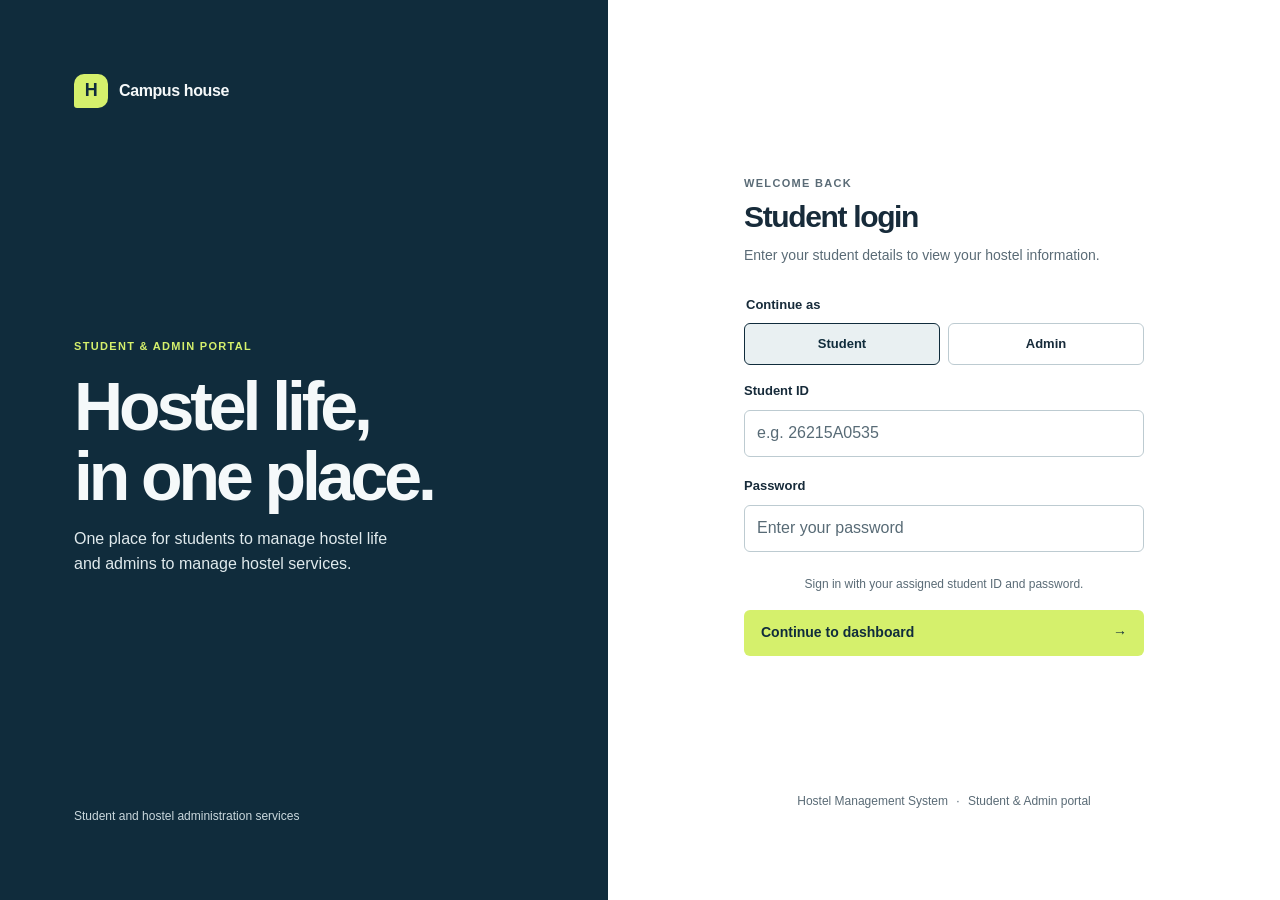
<file: frontend/index.html>
<!doctype html>
<html lang="en">
<head>
  <meta charset="utf-8">
  <meta name="viewport" content="width=device-width, initial-scale=1">
  <meta name="description" content="Sign in to the Hostel Management System as a student or administrator.">
  <title>Login | Hostel Management</title>
  <link rel="stylesheet" href="css/styles.css">
  <script src="js/api.js" defer></script>
  <script src="js/app.js" defer></script>
</head>
<body class="login-page">
  <!--
    THESIS: A student should reach a hostel task without learning a complicated system.
    OWN-WORLD: Clear wayfinding, ink-blue navigation, bright paper surfaces, and one crisp lime action color.
    STORY: Sign in to see room and fee information or start a leave request.
    FIRST VIEWPORT: A compact sign-in panel sits beside a strong, calm portal introduction; the primary action is directly below the fields.
    FORM: Candidate 5, task-first student pages in one shared navigation shell; staging is a fixed desktop rail that becomes a horizontal mobile menu; seed key bea2d49f.
  -->
  <main class="login-layout">
    <section class="login-intro" aria-labelledby="portal-title">
      <a class="wordmark" href="index.html" aria-label="Hostel Management home">
        <span class="wordmark-mark" aria-hidden="true">H</span>
        <span>Campus house</span>
      </a>
      <div class="intro-copy">
        <p class="intro-label">STUDENT &amp; ADMIN PORTAL</p>
        <h1 id="portal-title">Hostel life,<br>in one place.</h1>
        <p>One place for students to manage hostel life and admins to manage hostel services.</p>
      </div>
      <p class="intro-footnote">Student and hostel administration services</p>
    </section>

    <section class="login-panel" aria-labelledby="login-title">
      <div class="login-form-wrap">
        <p class="eyebrow">WELCOME BACK</p>
        <h2 id="login-title">Welcome back</h2>
        <p class="supporting-copy">Choose your portal and enter your login details.</p>
        <form id="login-form">
          <fieldset class="login-role-fieldset">
            <legend>Continue as</legend>
            <div class="login-role-options">
              <label class="login-role-option">
                <input type="radio" name="role" value="student" checked>
                <span>Student</span>
              </label>
              <label class="login-role-option">
                <input type="radio" name="role" value="admin">
                <span>Admin</span>
              </label>
            </div>
          </fieldset>

          <label id="login-id-label" for="student-id">Student ID</label>
          <input id="student-id" name="studentId" type="text" autocomplete="username" placeholder="e.g. 26215A0535" required>

          <label for="password">Password</label>
          <input id="password" name="password" type="password" autocomplete="current-password" placeholder="Enter your password" required>

          <p class="form-note login-role-hint" id="login-role-hint">Sign in with your assigned student ID and password.</p>
          <p class="form-message" id="login-message" role="status" aria-live="polite"></p>
          <button class="button button-primary login-submit" id="login-submit" type="submit">Continue to dashboard <span aria-hidden="true">→</span></button>
        </form>
      </div>
      <p class="panel-footer">Hostel Management System <span>·</span> Student &amp; Admin portal</p>
    </section>
  </main>
</body>
</html>
</file>
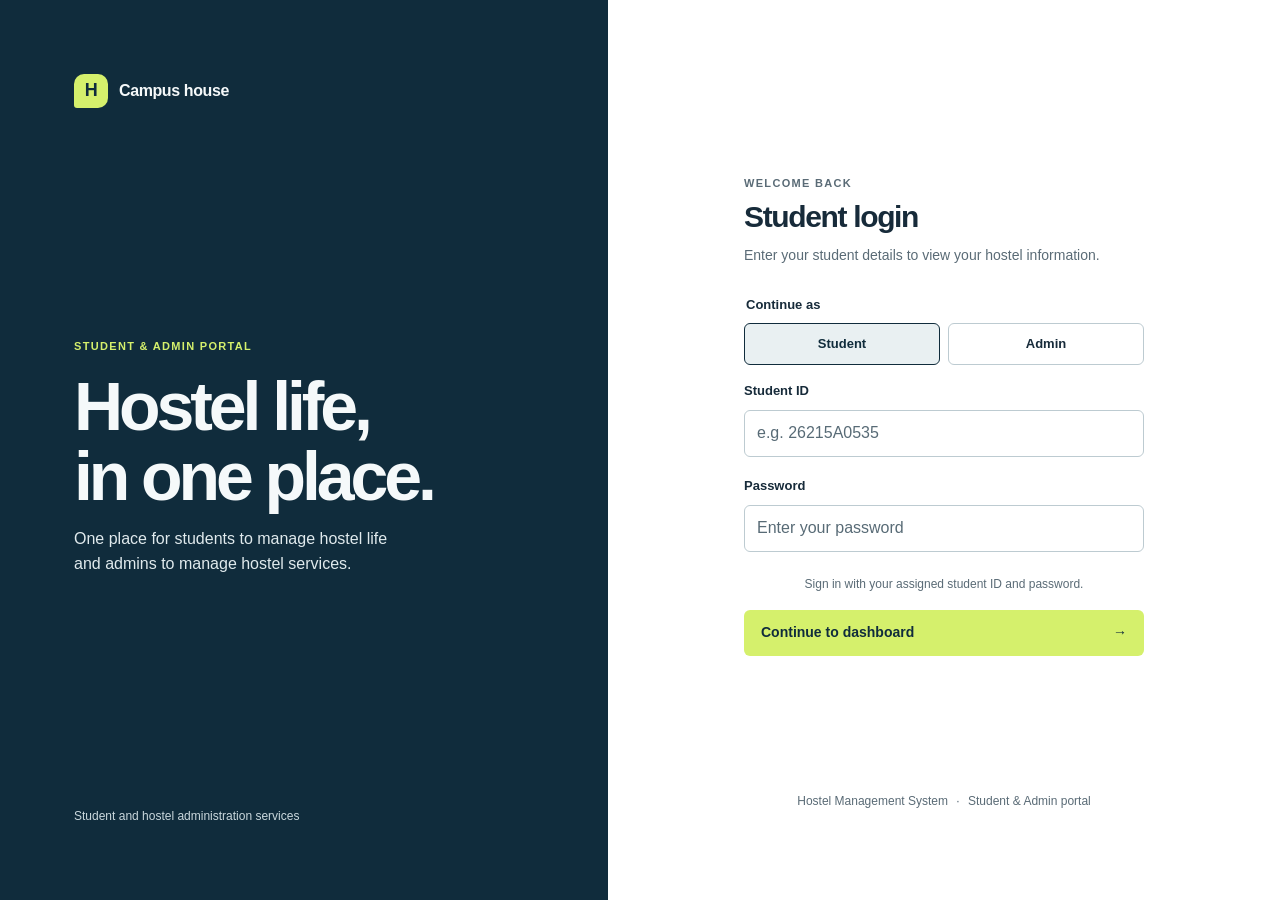
<file: frontend/admin-dashboard.html>
<!doctype html>
<html lang="en">
<head>
  <meta charset="utf-8">
  <meta name="viewport" content="width=device-width, initial-scale=1">
  <meta name="description" content="Hostel administration dashboard and summary.">
  <title>Admin Dashboard | Hostel Management</title>
  <link rel="stylesheet" href="css/styles.css">
  <link rel="stylesheet" href="css/admin.css">
  <script src="js/api.js" defer></script>
  <script src="js/admin.js" defer></script>
</head>
<body class="admin-page" data-admin-page="dashboard">
  <div class="admin-shell">
    <aside class="admin-sidebar">
      <a class="wordmark" href="admin-dashboard.html"><span class="wordmark-mark" aria-hidden="true">H</span><span>Campus house</span></a>
      <p class="admin-nav-heading">ADMIN MENU</p>
      <nav class="admin-nav" aria-label="Admin pages">
        <a class="admin-nav-link is-active" href="admin-dashboard.html" aria-current="page">Dashboard</a>
        <a class="admin-nav-link" href="admin-students.html">Students</a>
        <a class="admin-nav-link" href="admin-rooms.html">Rooms</a>
        <a class="admin-nav-link" href="admin-fees.html">Fees</a>
        <a class="admin-nav-link" href="admin-leave-requests.html">Leave Requests</a>
      </nav>
    </aside>
    <main class="admin-main">
      <header class="admin-header">
        <div><p class="eyebrow">ADMINISTRATION</p><h1>Dashboard</h1></div>
        <div class="admin-user"><span class="admin-avatar" aria-hidden="true">AD</span><span>Hostel Admin</span></div>
      </header>
      <p class="api-message" id="admin-page-message" role="status" aria-live="polite"></p>
      <section class="admin-welcome" aria-labelledby="admin-welcome-title">
        <div>
          <p class="eyebrow">HOSTEL OVERVIEW</p>
          <h2 id="admin-welcome-title">Welcome to your admin portal.</h2>
          <p>A simple overview of students, rooms, and pending requests.</p>
        </div>
        <span class="admin-welcome-mark" aria-hidden="true">H</span>
      </section>
      <section class="admin-summary-section" aria-labelledby="admin-summary-title">
        <div class="admin-section-heading">
          <div><h2 id="admin-summary-title">Hostel summary</h2><p>Current database records.</p></div>
        </div>
        <div class="admin-stats-grid">
          <article class="admin-stat"><span class="admin-stat-label">TOTAL STUDENTS</span><strong id="total-students">Loading…</strong><span>Student records</span></article>
          <article class="admin-stat"><span class="admin-stat-label">TOTAL ROOMS</span><strong id="total-rooms">Loading…</strong><span>Listed rooms</span></article>
          <article class="admin-stat"><span class="admin-stat-label">OCCUPIED ROOMS</span><strong id="occupied-rooms">Loading…</strong><span>At least one occupied bed</span></article>
          <article class="admin-stat"><span class="admin-stat-label">AVAILABLE ROOMS</span><strong id="available-rooms">Loading…</strong><span>With an available bed</span></article>
          <article class="admin-stat admin-stat-highlight"><span class="admin-stat-label">PENDING LEAVE REQUESTS</span><strong id="pending-leaves">Loading…</strong><a href="admin-leave-requests.html">Review requests <span aria-hidden="true">→</span></a></article>
        </div>
      </section>
      <section class="admin-quick-links" aria-labelledby="admin-quick-title">
        <div class="admin-section-heading"><div><h2 id="admin-quick-title">Quick links</h2><p>Go directly to a management page.</p></div></div>
        <div class="admin-quick-list">
          <a href="admin-students.html">Manage student records <span aria-hidden="true">→</span></a>
          <a href="admin-rooms.html">Review room availability <span aria-hidden="true">→</span></a>
          <a href="admin-fees.html">Check fee payments <span aria-hidden="true">→</span></a>
          <a href="admin-leave-requests.html">Respond to leave requests <span aria-hidden="true">→</span></a>
        </div>
      </section>
      <footer class="admin-page-footer">
        <button class="admin-logout" type="button" data-admin-logout>Logout <span aria-hidden="true">↗</span></button>
      </footer>
    </main>
  </div>
</body>
</html>
</file>
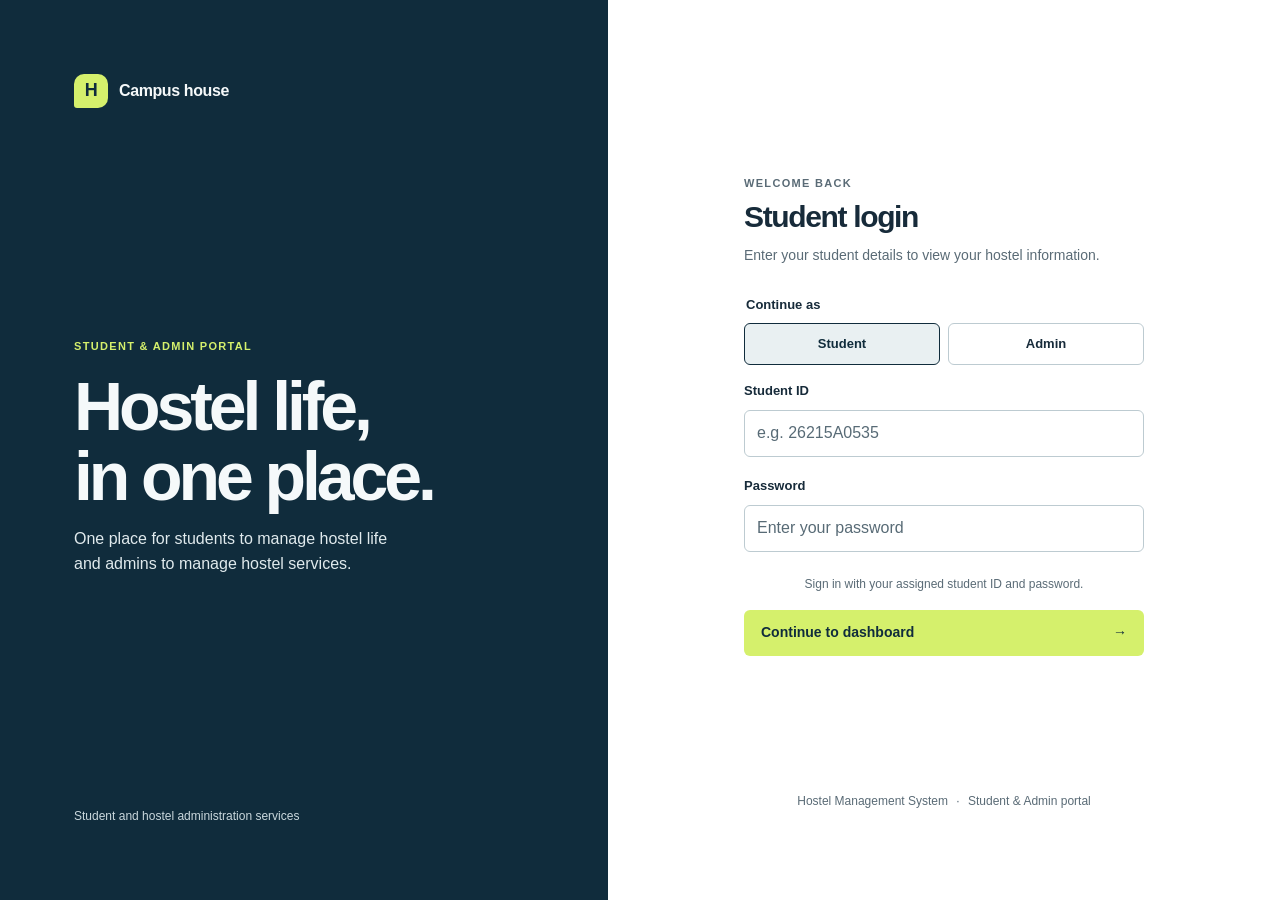
<file: frontend/admin-fees.html>
<!doctype html>
<html lang="en">
<head>
  <meta charset="utf-8">
  <meta name="viewport" content="width=device-width, initial-scale=1">
  <meta name="description" content="Review hostel fee payment records.">
  <title>Fee Management | Hostel Management</title>
  <link rel="stylesheet" href="css/styles.css">
  <link rel="stylesheet" href="css/admin.css">
  <script src="js/api.js" defer></script>
  <script src="js/admin.js" defer></script>
</head>
<body class="admin-page" data-admin-page="fees">
  <div class="admin-shell">
    <aside class="admin-sidebar">
      <a class="wordmark" href="admin-dashboard.html"><span class="wordmark-mark" aria-hidden="true">H</span><span>Campus house</span></a>
      <p class="admin-nav-heading">ADMIN MENU</p>
      <nav class="admin-nav" aria-label="Admin pages">
        <a class="admin-nav-link" href="admin-dashboard.html">Dashboard</a>
        <a class="admin-nav-link" href="admin-students.html">Students</a>
        <a class="admin-nav-link" href="admin-rooms.html">Rooms</a>
        <a class="admin-nav-link is-active" href="admin-fees.html" aria-current="page">Fees</a>
        <a class="admin-nav-link" href="admin-leave-requests.html">Leave Requests</a>
      </nav>
    </aside>
    <main class="admin-main">
      <header class="admin-header">
        <div><p class="eyebrow">ADMINISTRATION</p><h1>Fees</h1><p class="admin-header-description">Review student fee balances and payment status.</p></div>
        <div class="admin-user"><span class="admin-avatar" aria-hidden="true">AD</span><span>Hostel Admin</span></div>
      </header>
      <p class="api-message" id="admin-page-message" role="status" aria-live="polite"></p>
      <section class="admin-table-section" aria-labelledby="fees-table-title">
        <div class="admin-section-heading admin-table-heading">
          <div><h2 id="fees-table-title">Fee records</h2><p>Current balances in Indian rupees.</p></div>
        </div>
        <div class="admin-table-wrap">
          <table class="admin-table">
            <thead><tr><th scope="col">Student ID</th><th scope="col">Student Name</th><th scope="col">Total Fee</th><th scope="col">Paid Amount</th><th scope="col">Pending Amount</th><th scope="col">Payment Status</th><th scope="col">Actions</th></tr></thead>
            <tbody id="fees-table-body"></tbody>
          </table>
        </div>
      </section>
      <footer class="admin-page-footer">
        <button class="admin-logout" type="button" data-admin-logout>Logout <span aria-hidden="true">↗</span></button>
      </footer>
    </main>
  </div>
</body>
</html>
</file>
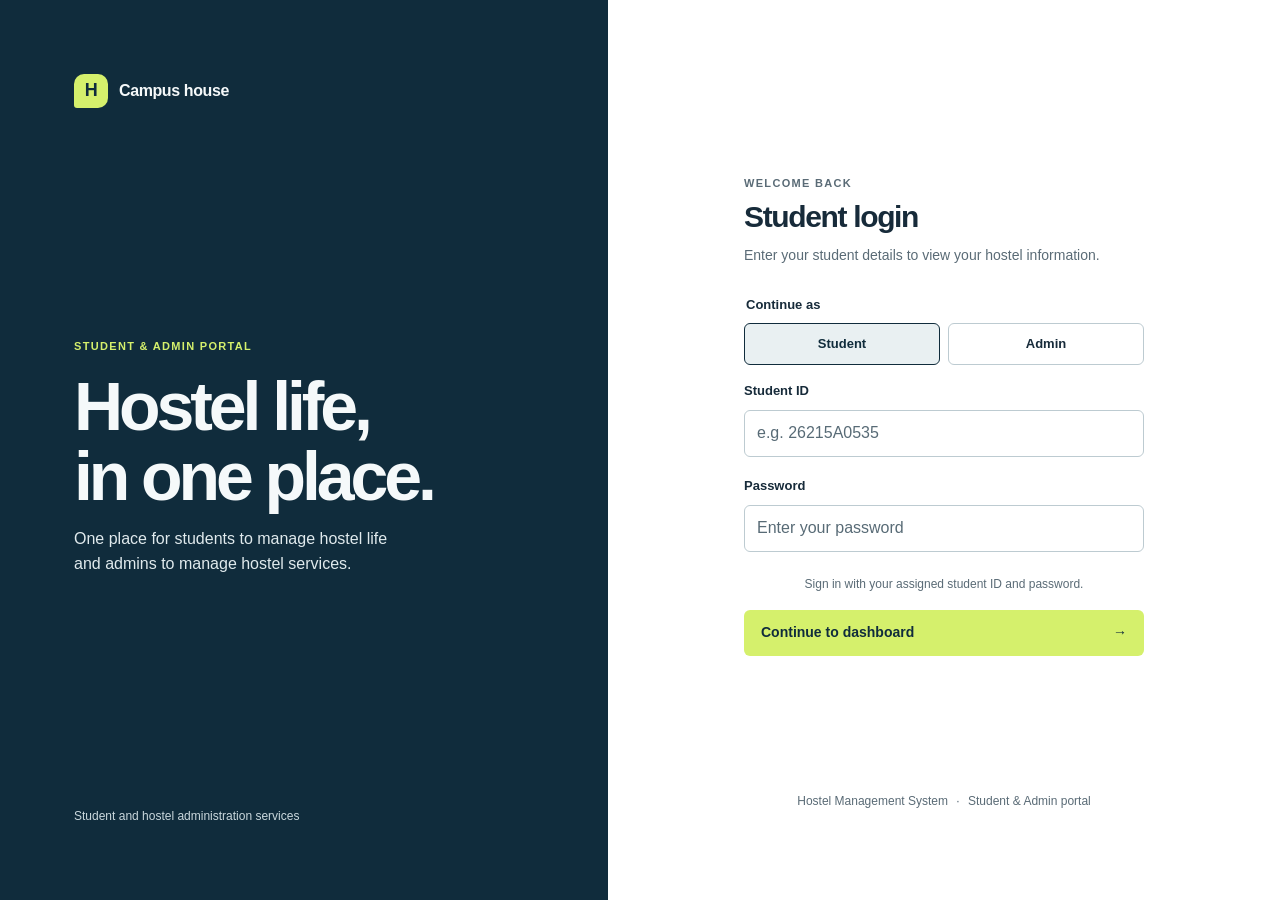
<file: frontend/admin-leave-requests.html>
<!doctype html>
<html lang="en">
<head>
  <meta charset="utf-8">
  <meta name="viewport" content="width=device-width, initial-scale=1">
  <meta name="description" content="Review and update student leave requests.">
  <title>Leave Requests | Hostel Management</title>
  <link rel="stylesheet" href="css/styles.css">
  <link rel="stylesheet" href="css/admin.css">
  <script src="js/api.js" defer></script>
  <script src="js/admin.js" defer></script>
</head>
<body class="admin-page" data-admin-page="leave-requests">
  <div class="admin-shell">
    <aside class="admin-sidebar">
      <a class="wordmark" href="admin-dashboard.html"><span class="wordmark-mark" aria-hidden="true">H</span><span>Campus house</span></a>
      <p class="admin-nav-heading">ADMIN MENU</p>
      <nav class="admin-nav" aria-label="Admin pages">
        <a class="admin-nav-link" href="admin-dashboard.html">Dashboard</a>
        <a class="admin-nav-link" href="admin-students.html">Students</a>
        <a class="admin-nav-link" href="admin-rooms.html">Rooms</a>
        <a class="admin-nav-link" href="admin-fees.html">Fees</a>
        <a class="admin-nav-link is-active" href="admin-leave-requests.html" aria-current="page">Leave Requests</a>
      </nav>
    </aside>
    <main class="admin-main">
      <header class="admin-header">
        <div><p class="eyebrow">ADMINISTRATION</p><h1>Leave requests</h1><p class="admin-header-description">Approve or reject student leave requests.</p></div>
        <div class="admin-user"><span class="admin-avatar" aria-hidden="true">AD</span><span>Hostel Admin</span></div>
      </header>
      <p class="api-message" id="admin-page-message" role="status" aria-live="polite"></p>
      <section class="admin-table-section" aria-labelledby="leave-table-title">
        <div class="admin-section-heading admin-table-heading">
          <div><h2 id="leave-table-title">Student requests</h2><p>Leave requests from the hostel database.</p></div>
        </div>
        <div class="admin-table-wrap">
          <table class="admin-table">
            <thead><tr><th scope="col">Student ID</th><th scope="col">Student Name</th><th scope="col">Leave Date</th><th scope="col">Return Date</th><th scope="col">Reason</th><th scope="col">Status</th><th scope="col">Actions</th></tr></thead>
            <tbody id="leave-table-body"></tbody>
          </table>
        </div>
      </section>
      <footer class="admin-page-footer">
        <button class="admin-logout" type="button" data-admin-logout>Logout <span aria-hidden="true">↗</span></button>
      </footer>
    </main>
  </div>
</body>
</html>
</file>
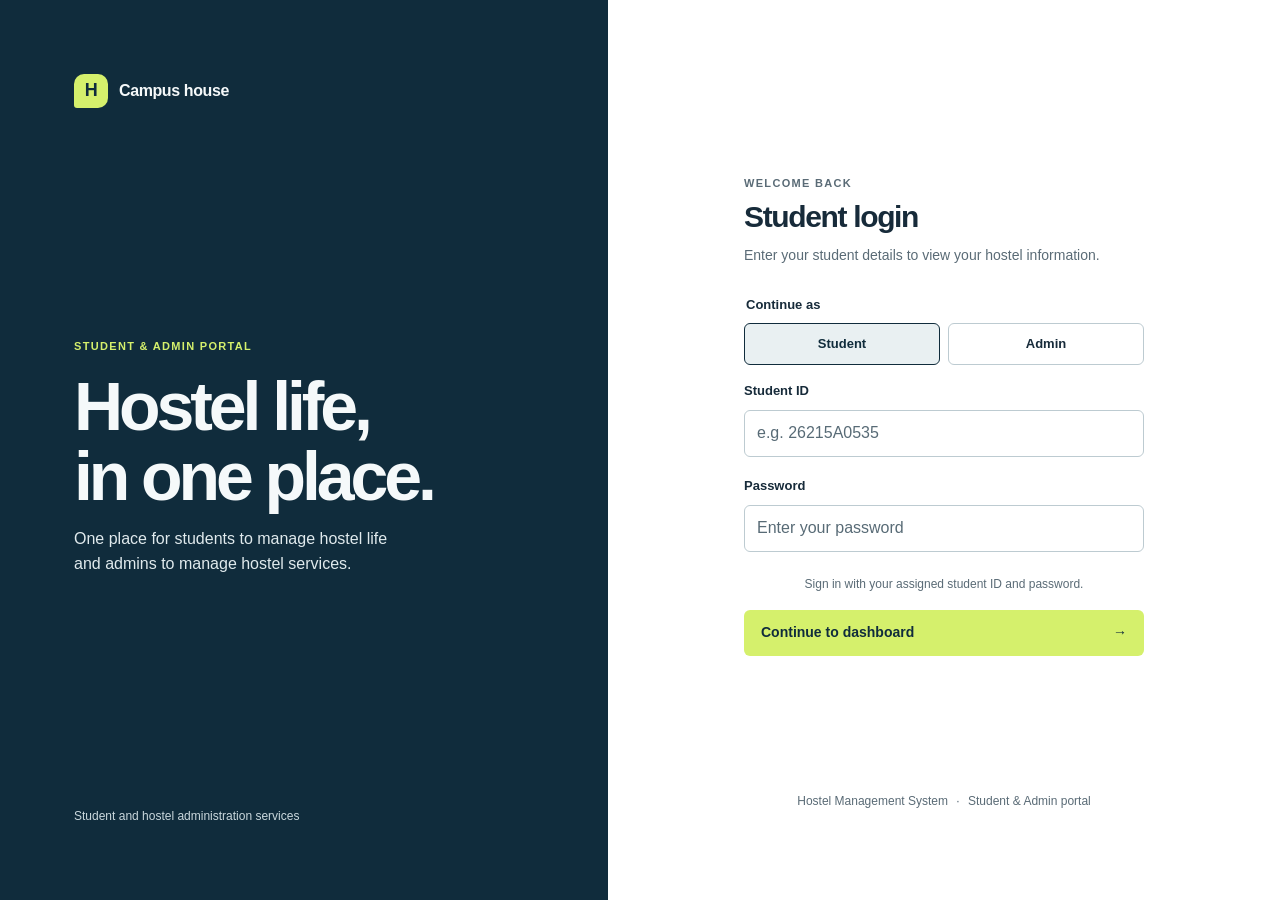
<file: frontend/admin-login.html>
<!doctype html>
<html lang="en">
<head>
  <meta charset="utf-8">
  <meta name="viewport" content="width=device-width, initial-scale=1">
  <meta http-equiv="refresh" content="0; url=index.html">
  <meta name="description" content="Continue to the shared student and admin login portal.">
  <title>Login | Hostel Management</title>
  <link rel="stylesheet" href="css/styles.css">
</head>
<body class="login-page">
  <main class="login-panel">
    <div class="login-form-wrap">
      <h1>Opening the login portal…</h1>
      <p class="supporting-copy">If you are not redirected, use the link below.</p>
      <a class="button button-primary" href="index.html">Go to login portal</a>
    </div>
  </main>
</body>
</html>
</file>
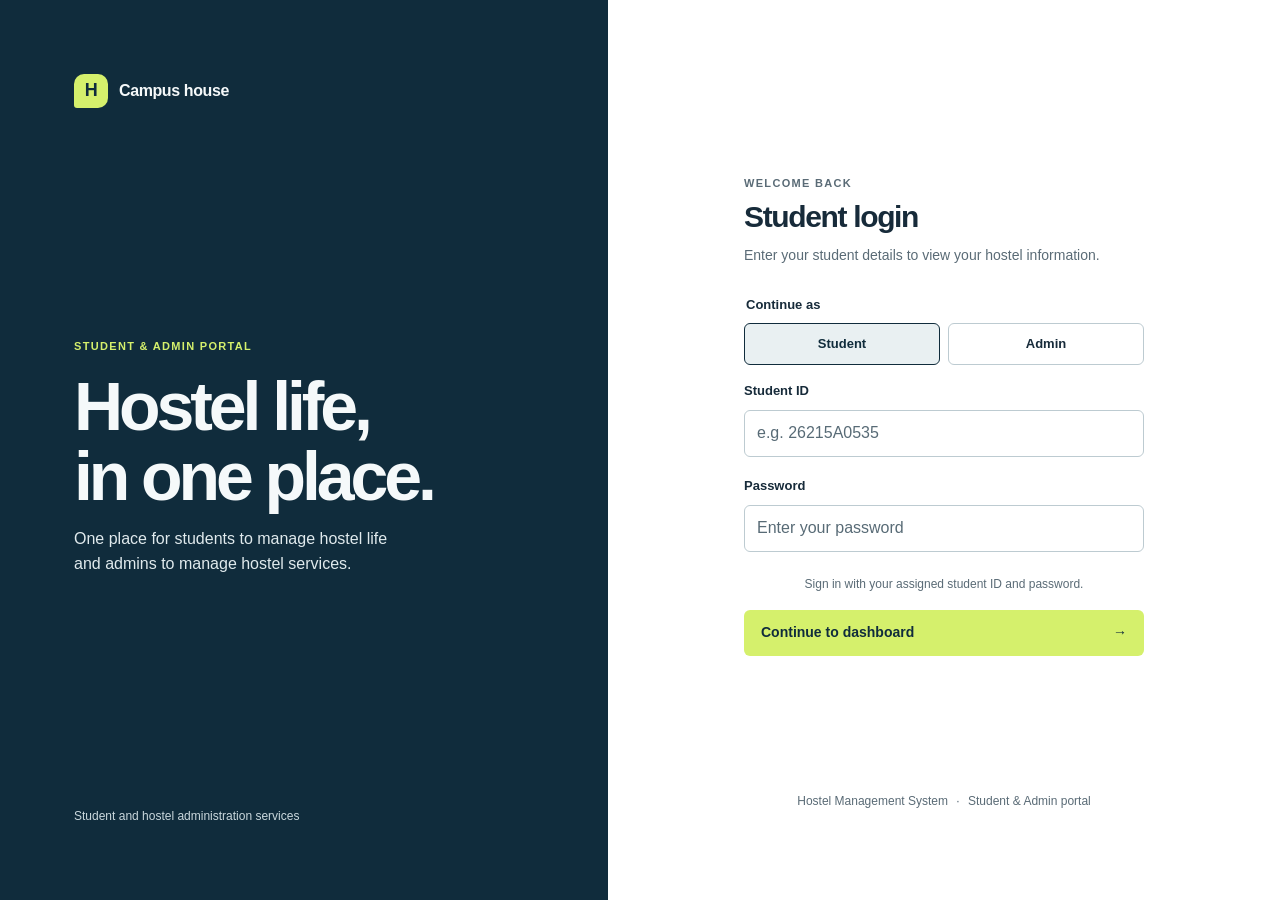
<file: frontend/admin-rooms.html>
<!doctype html>
<html lang="en">
<head>
  <meta charset="utf-8">
  <meta name="viewport" content="width=device-width, initial-scale=1">
  <meta name="description" content="View and manage hostel room records.">
  <title>Manage Rooms | Hostel Management</title>
  <link rel="stylesheet" href="css/styles.css">
  <link rel="stylesheet" href="css/admin.css">
  <script src="js/api.js" defer></script>
  <script src="js/admin.js" defer></script>
</head>
<body class="admin-page" data-admin-page="rooms">
  <div class="admin-shell">
    <aside class="admin-sidebar">
      <a class="wordmark" href="admin-dashboard.html"><span class="wordmark-mark" aria-hidden="true">H</span><span>Campus house</span></a>
      <p class="admin-nav-heading">ADMIN MENU</p>
      <nav class="admin-nav" aria-label="Admin pages">
        <a class="admin-nav-link" href="admin-dashboard.html">Dashboard</a>
        <a class="admin-nav-link" href="admin-students.html">Students</a>
        <a class="admin-nav-link is-active" href="admin-rooms.html" aria-current="page">Rooms</a>
        <a class="admin-nav-link" href="admin-fees.html">Fees</a>
        <a class="admin-nav-link" href="admin-leave-requests.html">Leave Requests</a>
      </nav>
    </aside>
    <main class="admin-main">
      <header class="admin-header">
        <div><p class="eyebrow">ADMINISTRATION</p><h1>Rooms</h1><p class="admin-header-description">Review room capacity and bed availability.</p></div>
        <div class="admin-user"><span class="admin-avatar" aria-hidden="true">AD</span><span>Hostel Admin</span></div>
      </header>
      <p class="api-message" id="admin-page-message" role="status" aria-live="polite"></p>
      <section class="admin-table-section" aria-labelledby="rooms-table-title">
        <div class="admin-section-heading admin-table-heading">
          <div><h2 id="rooms-table-title">Room records</h2><p>Room data from the hostel database.</p></div>
          <button id="add-room" class="admin-button admin-button-primary" type="button">Add room <span aria-hidden="true">+</span></button>
        </div>
        <div class="admin-table-wrap">
          <table class="admin-table">
            <thead><tr><th scope="col">Room Number</th><th scope="col">Block</th><th scope="col">Room Type</th><th scope="col">Capacity</th><th scope="col">Occupied Beds</th><th scope="col">Available Beds</th><th scope="col">Status</th><th scope="col">Actions</th></tr></thead>
            <tbody id="rooms-table-body"></tbody>
          </table>
        </div>
      </section>
      <footer class="admin-page-footer">
        <button class="admin-logout" type="button" data-admin-logout>Logout <span aria-hidden="true">↗</span></button>
      </footer>
    </main>
  </div>
</body>
</html>
</file>
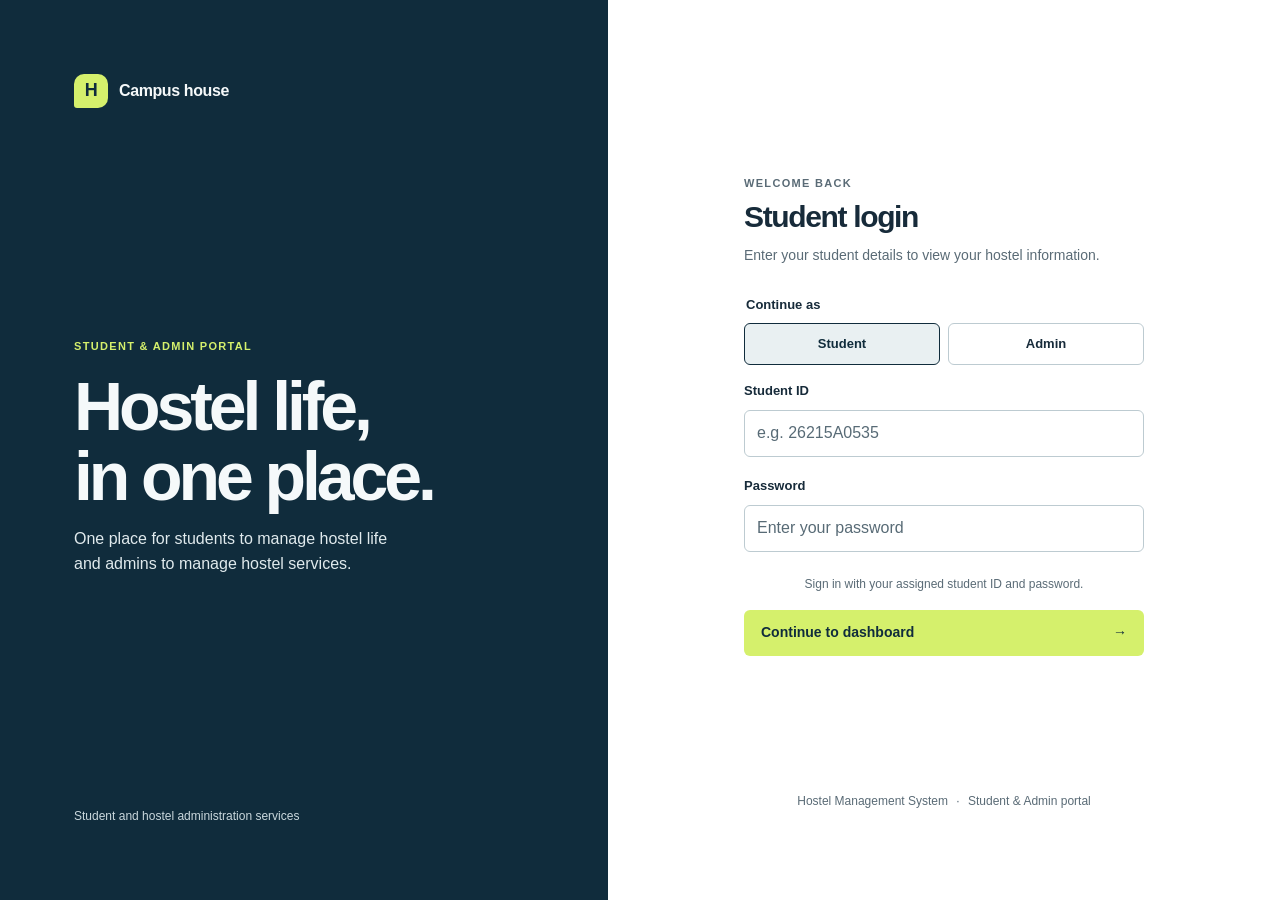
<file: frontend/admin-students.html>
<!doctype html>
<html lang="en">
<head>
  <meta charset="utf-8">
  <meta name="viewport" content="width=device-width, initial-scale=1">
  <meta name="description" content="View and manage hostel student records.">
  <title>Manage Students | Hostel Management</title>
  <link rel="stylesheet" href="css/styles.css">
  <link rel="stylesheet" href="css/admin.css">
  <script src="js/api.js" defer></script>
  <script src="js/admin.js" defer></script>
</head>
<body class="admin-page" data-admin-page="students">
  <div class="admin-shell">
    <aside class="admin-sidebar">
      <a class="wordmark" href="admin-dashboard.html"><span class="wordmark-mark" aria-hidden="true">H</span><span>Campus house</span></a>
      <p class="admin-nav-heading">ADMIN MENU</p>
      <nav class="admin-nav" aria-label="Admin pages">
        <a class="admin-nav-link" href="admin-dashboard.html">Dashboard</a>
        <a class="admin-nav-link is-active" href="admin-students.html" aria-current="page">Students</a>
        <a class="admin-nav-link" href="admin-rooms.html">Rooms</a>
        <a class="admin-nav-link" href="admin-fees.html">Fees</a>
        <a class="admin-nav-link" href="admin-leave-requests.html">Leave Requests</a>
      </nav>
    </aside>
    <main class="admin-main">
      <header class="admin-header">
        <div><p class="eyebrow">ADMINISTRATION</p><h1>Students</h1><p class="admin-header-description">View and update student records.</p></div>
        <div class="admin-user"><span class="admin-avatar" aria-hidden="true">AD</span><span>Hostel Admin</span></div>
      </header>
      <p class="api-message" id="admin-page-message" role="status" aria-live="polite"></p>
      <section class="admin-table-section" aria-labelledby="students-table-title">
        <div class="admin-section-heading admin-table-heading">
          <div><h2 id="students-table-title">Student records</h2><p>Student data from the hostel database.</p></div>
          <button id="add-student" class="admin-button admin-button-primary" type="button">Add student <span aria-hidden="true">+</span></button>
        </div>
        <div class="admin-table-wrap">
          <table class="admin-table">
            <thead><tr><th scope="col">Student ID</th><th scope="col">Student Name</th><th scope="col">Course</th><th scope="col">Year</th><th scope="col">Room Number</th><th scope="col">Phone</th><th scope="col">Status</th><th scope="col">Actions</th></tr></thead>
            <tbody id="students-table-body"></tbody>
          </table>
        </div>
      </section>
      <footer class="admin-page-footer">
        <button class="admin-logout" type="button" data-admin-logout>Logout <span aria-hidden="true">↗</span></button>
      </footer>
    </main>
  </div>
</body>
</html>
</file>
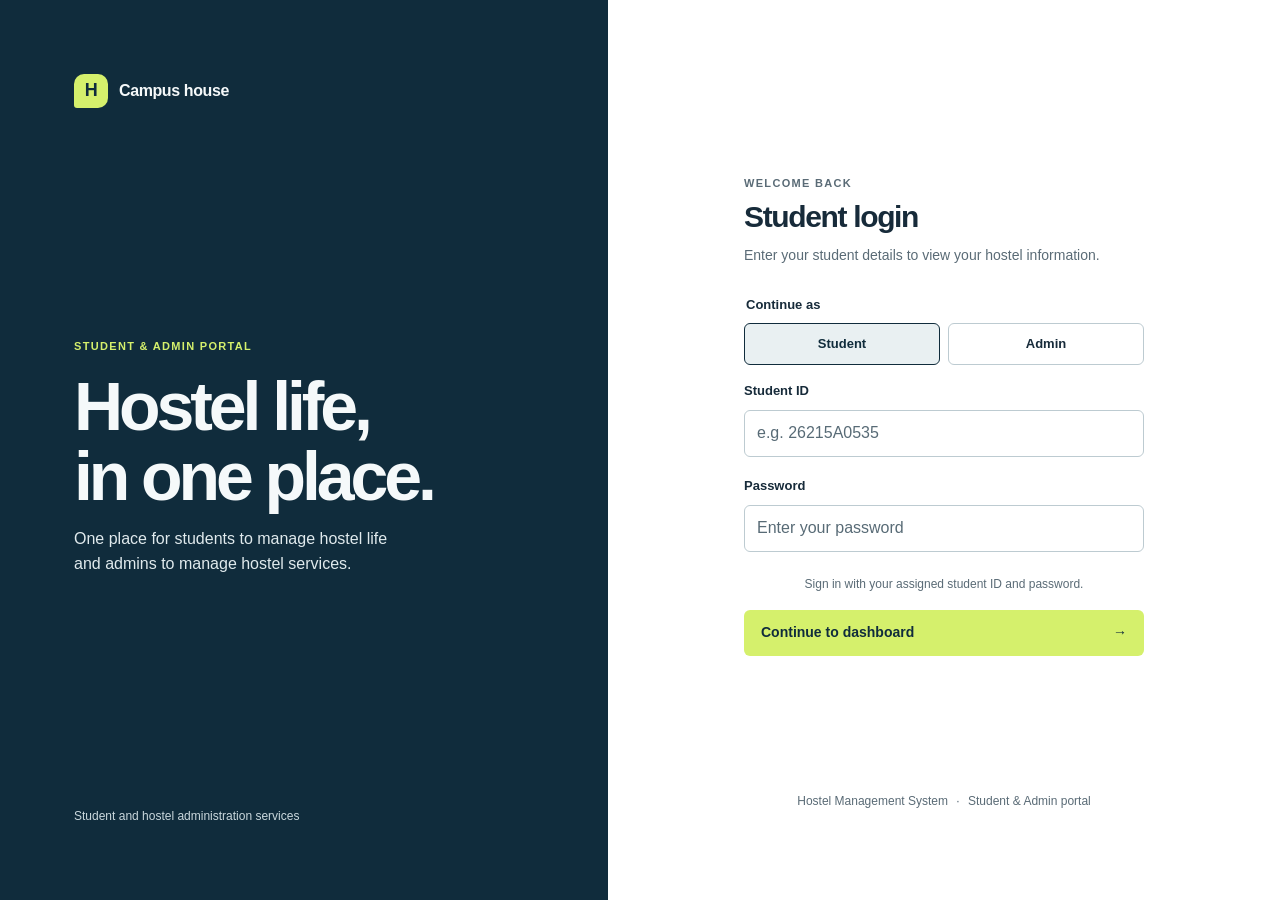
<file: frontend/dashboard.html>
<!doctype html>
<html lang="en">
<head>
  <meta charset="utf-8">
  <meta name="viewport" content="width=device-width, initial-scale=1">
  <meta name="description" content="View your hostel dashboard and student information.">
  <title>Dashboard | Hostel Management</title>
  <link rel="stylesheet" href="css/styles.css">
  <script src="js/api.js" defer></script>
  <script src="js/app.js" defer></script>
</head>
<body class="app-page" data-student-page="dashboard">
  <div class="app-shell">
    <aside class="sidebar">
      <a class="wordmark" href="dashboard.html">
        <span class="wordmark-mark" aria-hidden="true">H</span>
        <span>Campus house</span>
      </a>
      <p class="nav-heading">STUDENT MENU</p>
      <nav class="primary-nav" aria-label="Student pages">
        <a class="nav-link is-active" href="dashboard.html" aria-current="page">Dashboard</a>
        <a class="nav-link" href="room-details.html">Room details</a>
        <a class="nav-link" href="fee-status.html">Fee status</a>
        <a class="nav-link" href="leave-request.html">Leave request</a>
      </nav>

    </aside>

    <main class="main-content">
      <header class="page-header">
        <div>
          <p class="eyebrow">STUDENT PORTAL</p>
          <h1>Dashboard</h1>
        </div>
        <div class="student-chip"><span class="avatar" aria-hidden="true" data-student-initials>--</span><span data-student-name>Loading…</span></div>
      </header>
      <p class="api-message" id="student-page-message" role="status" aria-live="polite"></p>

      <section class="welcome-band" aria-labelledby="welcome-title">
        <div>
          <p class="eyebrow">YOUR HOSTEL DASHBOARD</p>
          <h2 id="welcome-title">Welcome back.</h2>
          <p>Your hostel details and everyday tasks are right here.</p>
        </div>
        <span class="welcome-mark" aria-hidden="true">H</span>
      </section>

      <section class="dashboard-section" aria-labelledby="overview-title">
        <div class="section-heading">
          <div>
            <h2 id="overview-title">Your overview</h2>
            <p>Your current hostel records.</p>
          </div>
        </div>
        <div class="overview-grid">
          <a class="overview-item" href="room-details.html">
            <span class="item-label">ROOM</span>
            <strong id="dashboard-room">Loading…</strong>
            <span class="item-detail">View room details <span aria-hidden="true">→</span></span>
          </a>
          <a class="overview-item" href="fee-status.html">
            <span class="item-label">FEE STATUS</span>
            <strong id="dashboard-fee-status">Loading…</strong>
            <span class="item-detail">Check fee details <span aria-hidden="true">→</span></span>
          </a>
        </div>
      </section>

      <section class="dashboard-section tasks-section" aria-labelledby="tasks-title">
        <div class="section-heading">
          <div>
            <h2 id="tasks-title">What would you like to do?</h2>
            <p>Choose a page to continue.</p>
          </div>
        </div>
        <div class="task-list">
          <a class="task-link" href="room-details.html"><span>See your room assignment</span><span aria-hidden="true">→</span></a>
          <a class="task-link" href="fee-status.html"><span>Review your fee status</span><span aria-hidden="true">→</span></a>
          <a class="task-link" href="leave-request.html"><span>Submit a leave request</span><span aria-hidden="true">→</span></a>
        </div>
      </section>
      <footer class="student-page-footer">
        <button class="sign-out" type="button" data-student-logout>Logout <span aria-hidden="true">↗</span></button>
      </footer>
    </main>
  </div>
</body>
</html>
</file>
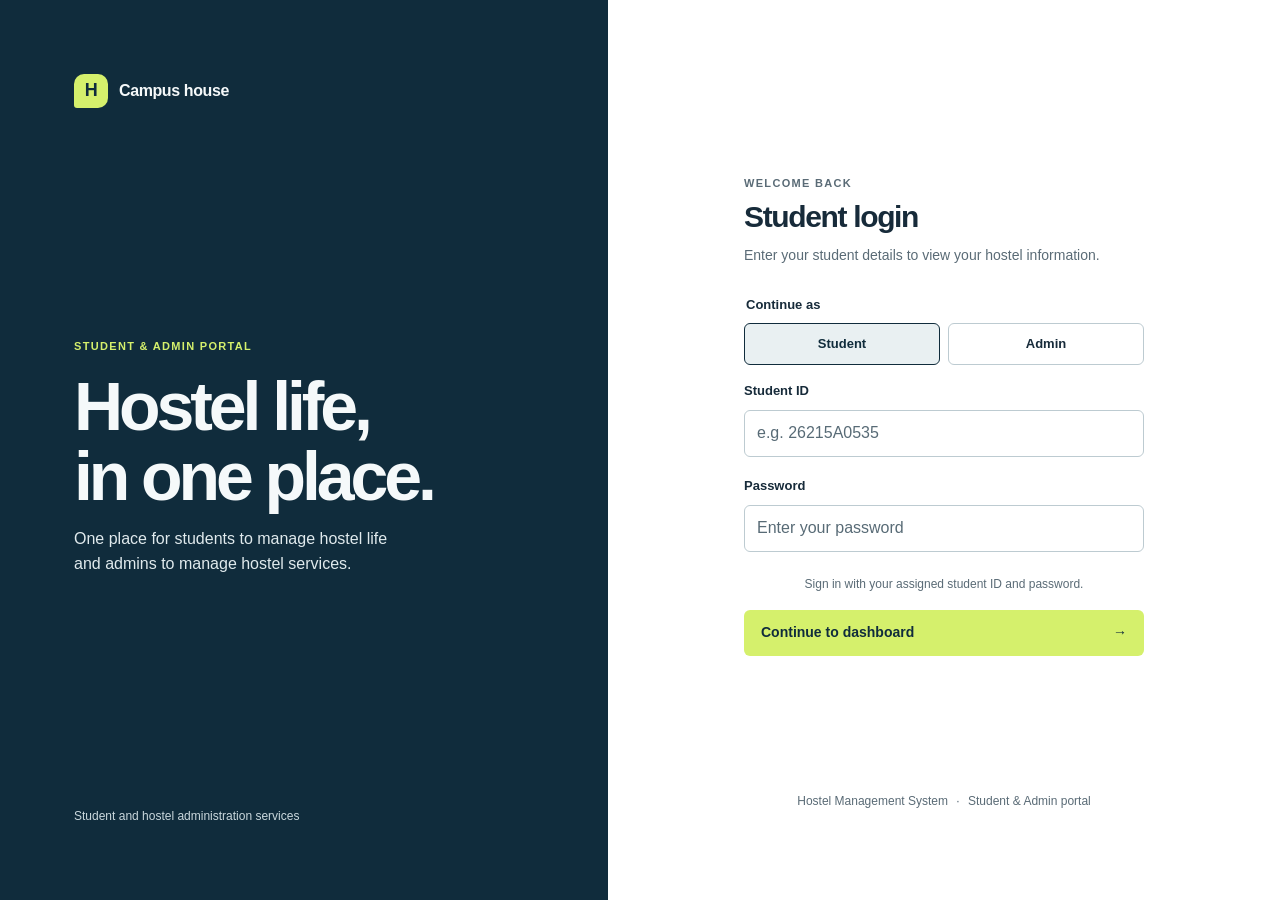
<file: frontend/fee-status.html>
<!doctype html>
<html lang="en">
<head>
  <meta charset="utf-8">
  <meta name="viewport" content="width=device-width, initial-scale=1">
  <meta name="description" content="View your hostel fee balance and payment status.">
  <title>Fee Status | Hostel Management</title>
  <link rel="stylesheet" href="css/styles.css">
  <script src="js/api.js" defer></script>
  <script src="js/app.js" defer></script>
</head>
<body class="app-page" data-student-page="fees">
  <div class="app-shell">
    <aside class="sidebar">
      <a class="wordmark" href="dashboard.html"><span class="wordmark-mark" aria-hidden="true">H</span><span>Campus house</span></a>
      <p class="nav-heading">STUDENT MENU</p>
      <nav class="primary-nav" aria-label="Student pages">
        <a class="nav-link" href="dashboard.html">Dashboard</a>
        <a class="nav-link" href="room-details.html">Room details</a>
        <a class="nav-link is-active" href="fee-status.html" aria-current="page">Fee status</a>
        <a class="nav-link" href="leave-request.html">Leave request</a>
      </nav>
    </aside>
    <main class="main-content">
      <header class="page-header">
        <div><p class="eyebrow">YOUR HOSTEL</p><h1>Fee status</h1></div>
        <div class="student-chip"><span class="avatar" aria-hidden="true" data-student-initials>--</span><span data-student-name>Loading…</span></div>
      </header>
      <p class="api-message" id="student-page-message" role="status" aria-live="polite"></p>
      <section class="fee-summary" aria-labelledby="fee-summary-title">
        <div>
          <p class="eyebrow">CURRENT HOSTEL FEE</p>
          <h2 id="fee-summary-title">Loading fee status…</h2>
          <p id="fee-summary-detail">Loading your fee record…</p>
        </div>
        <span class="status-pill status-due" id="fee-summary-status">Loading…</span>
      </section>
      <section class="detail-section" aria-labelledby="fee-history-title">
        <div class="section-heading"><div><h2 id="fee-history-title">Fee record</h2><p>Amounts shown in Indian rupees.</p></div></div>
        <div class="table-wrap">
          <table>
            <thead><tr><th scope="col">Total Fee</th><th scope="col">Paid Amount</th><th scope="col">Pending Amount</th><th scope="col">Payment Status</th></tr></thead>
            <tbody id="student-fee-row"><tr><td colspan="4">Loading your fee record…</td></tr></tbody>
          </table>
        </div>
      </section>
      <footer class="student-page-footer">
        <button class="sign-out" type="button" data-student-logout>Logout <span aria-hidden="true">↗</span></button>
      </footer>
    </main>
  </div>
</body>
</html>
</file>
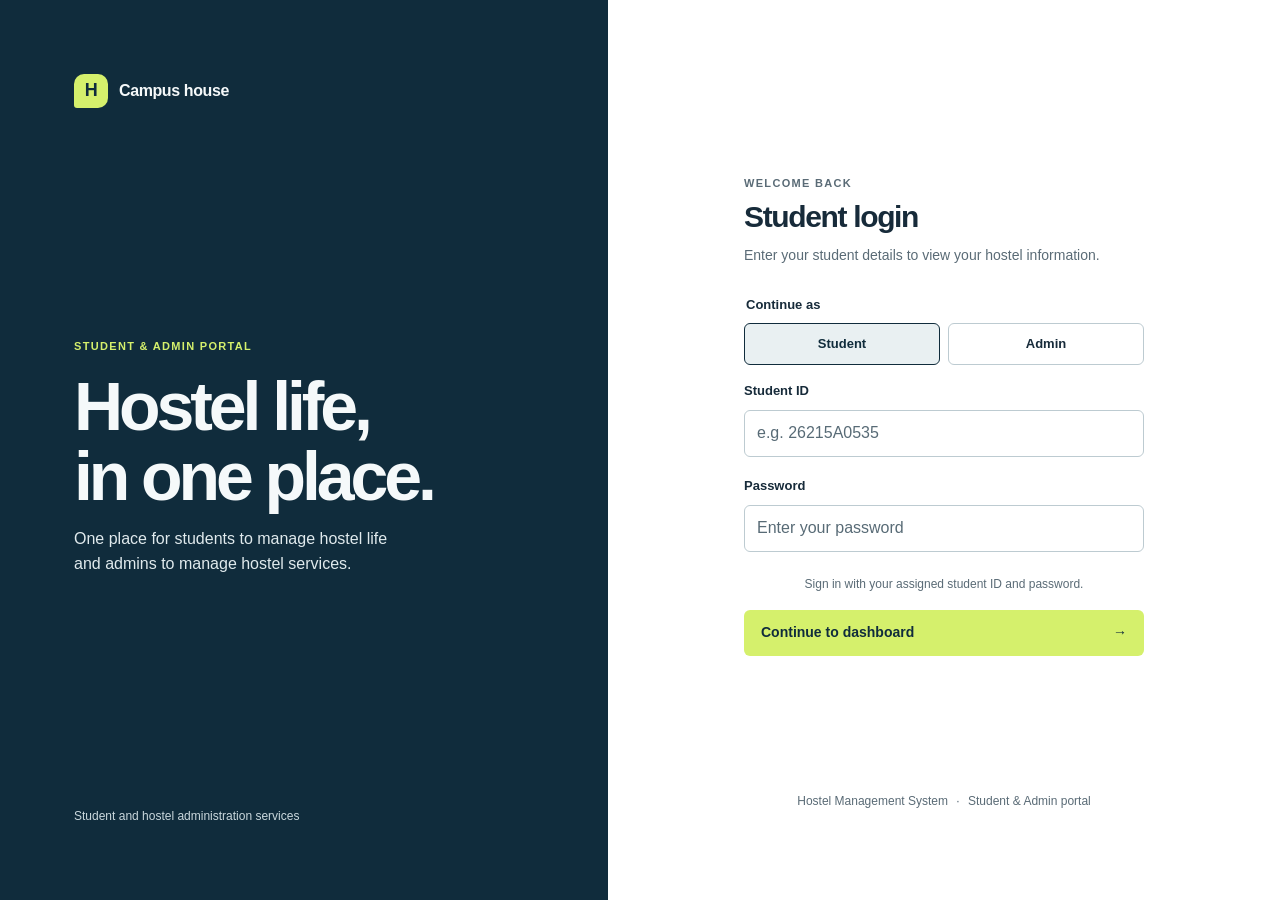
<file: frontend/leave-request.html>
<!doctype html>
<html lang="en">
<head>
  <meta charset="utf-8">
  <meta name="viewport" content="width=device-width, initial-scale=1">
  <meta name="description" content="Submit a hostel leave request.">
  <title>Leave Request | Hostel Management</title>
  <link rel="stylesheet" href="css/styles.css">
  <script src="js/api.js" defer></script>
  <script src="js/app.js" defer></script>
</head>
<body class="app-page" data-student-page="leave">
  <div class="app-shell">
    <aside class="sidebar">
      <a class="wordmark" href="dashboard.html"><span class="wordmark-mark" aria-hidden="true">H</span><span>Campus house</span></a>
      <p class="nav-heading">STUDENT MENU</p>
      <nav class="primary-nav" aria-label="Student pages">
        <a class="nav-link" href="dashboard.html">Dashboard</a>
        <a class="nav-link" href="room-details.html">Room details</a>
        <a class="nav-link" href="fee-status.html">Fee status</a>
        <a class="nav-link is-active" href="leave-request.html" aria-current="page">Leave request</a>
      </nav>
    </aside>
    <main class="main-content">
      <header class="page-header">
        <div><p class="eyebrow">YOUR HOSTEL</p><h1>Leave request</h1></div>
        <div class="student-chip"><span class="avatar" aria-hidden="true" data-student-initials>--</span><span data-student-name>Loading…</span></div>
      </header>
      <p class="api-message" id="student-page-message" role="status" aria-live="polite"></p>
      <section class="request-intro">
        <h2>Planning to go out?</h2>
        <p>Fill in the details below to submit a leave request.</p>
      </section>
      <section class="request-section" aria-labelledby="request-form-title">
        <h2 id="request-form-title" class="visually-hidden">Leave request form</h2>
        <form id="leave-form" class="leave-form">
          <div class="form-row">
            <div class="field">
              <label for="leave-date">Date of leave</label>
              <input id="leave-date" name="leaveDate" type="date" required>
            </div>
            <div class="field">
              <label for="return-date">Expected return date</label>
              <input id="return-date" name="returnDate" type="date" required>
            </div>
          </div>
          <div class="field">
            <label for="leave-reason">Reason</label>
            <select id="leave-reason" name="reason" required>
              <option value="">Choose a reason</option>
              <option value="family">Visiting family</option>
              <option value="personal">Personal work</option>
              <option value="college">College activity</option>
              <option value="other">Other</option>
            </select>
          </div>
          <div class="field">
            <label for="leave-note">Additional details <span class="optional-label">Optional</span></label>
            <textarea id="leave-note" name="details" rows="4" maxlength="400" placeholder="Add any details that may help"></textarea>
          </div>
          <div class="form-actions">
            <button class="button button-primary" type="submit">Submit request <span aria-hidden="true">→</span></button>
            <p class="form-note">Your request will be sent to the hostel administration.</p>
          </div>
          <p class="form-message" id="leave-message" role="status" aria-live="polite"></p>
        </form>
      </section>
      <footer class="student-page-footer">
        <button class="sign-out" type="button" data-student-logout>Logout <span aria-hidden="true">↗</span></button>
      </footer>
    </main>
  </div>
</body>
</html>
</file>
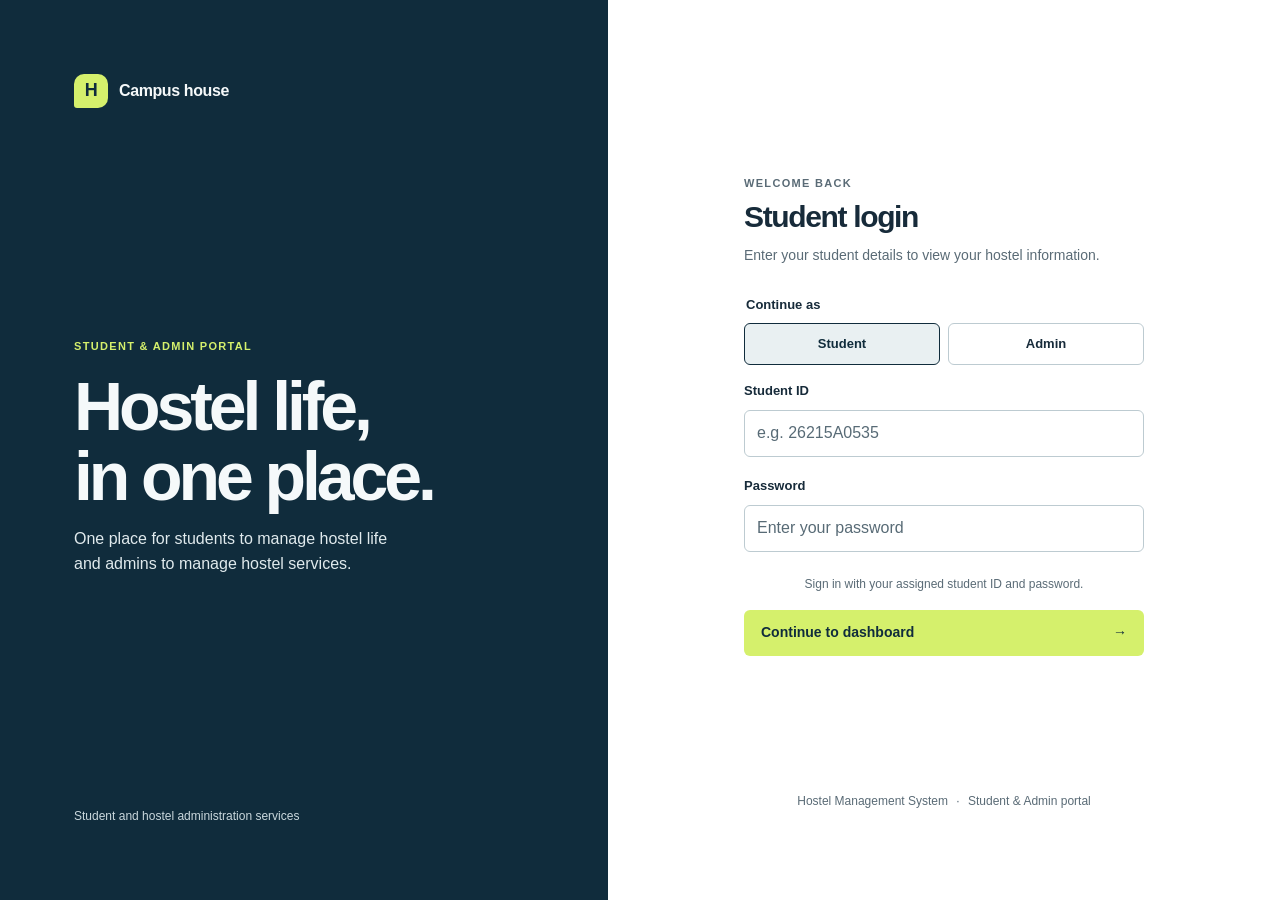
<file: frontend/room-details.html>
<!doctype html>
<html lang="en">
<head>
  <meta charset="utf-8">
  <meta name="viewport" content="width=device-width, initial-scale=1">
  <meta name="description" content="View your assigned hostel room details.">
  <title>Room Details | Hostel Management</title>
  <link rel="stylesheet" href="css/styles.css">
  <script src="js/api.js" defer></script>
  <script src="js/app.js" defer></script>
</head>
<body class="app-page" data-student-page="room">
  <div class="app-shell">
    <aside class="sidebar">
      <a class="wordmark" href="dashboard.html"><span class="wordmark-mark" aria-hidden="true">H</span><span>Campus house</span></a>
      <p class="nav-heading">STUDENT MENU</p>
      <nav class="primary-nav" aria-label="Student pages">
        <a class="nav-link" href="dashboard.html">Dashboard</a>
        <a class="nav-link is-active" href="room-details.html" aria-current="page">Room details</a>
        <a class="nav-link" href="fee-status.html">Fee status</a>
        <a class="nav-link" href="leave-request.html">Leave request</a>
      </nav>
    </aside>
    <main class="main-content">
      <header class="page-header">
        <div><p class="eyebrow">YOUR HOSTEL</p><h1>Room details</h1></div>
        <div class="student-chip"><span class="avatar" aria-hidden="true" data-student-initials>--</span><span data-student-name>Loading…</span></div>
      </header>
      <p class="api-message" id="student-page-message" role="status" aria-live="polite"></p>
      <section class="room-banner" aria-labelledby="room-title">
        <div>
          <p class="eyebrow">CURRENT ROOM ASSIGNMENT</p>
          <h2 id="room-title">Loading room…</h2>
          <p id="room-summary">Loading your room details…</p>
        </div>
        <div class="room-number" id="room-number" aria-hidden="true">—</div>
      </section>
      <section class="detail-section" aria-labelledby="room-info-title">
        <div class="section-heading"><div><h2 id="room-info-title">Room information</h2><p>Details from your hostel record.</p></div></div>
        <dl class="detail-list">
          <div><dt>Hostel block</dt><dd id="room-block">Loading…</dd></div>
          <div><dt>Room number</dt><dd id="room-detail-number">Loading…</dd></div>
          <div><dt>Room type</dt><dd id="room-type">Loading…</dd></div>
          <div><dt>Room capacity</dt><dd id="room-capacity">Loading…</dd></div>
          <div><dt>Occupied beds</dt><dd id="room-occupied-beds">Loading…</dd></div>
          <div><dt>Available beds</dt><dd id="room-available-beds">Loading…</dd></div>
        </dl>
      </section>
      <footer class="student-page-footer">
        <button class="sign-out" type="button" data-student-logout>Logout <span aria-hidden="true">↗</span></button>
      </footer>
    </main>
  </div>
</body>
</html>
</file>
<file: frontend/css/styles.css>
:root {
  color-scheme: light;
  --ink: #172b3a;
  --muted: #5a6b76;
  --line: #d9e1e5;
  --paper: #f4f7f8;
  --white: #ffffff;
  --navy: #102c3c;
  --navy-soft: #193c4e;
  --lime: #d5f06c;
  --lime-ink: #253816;
  --blue: #185b78;
  --blue-soft: #e8f3f7;
  --green: #236343;
  --green-soft: #e7f3eb;
  --amber: #785011;
  --amber-soft: #fff3d4;
  --danger: #8c352c;
  --focus: #145d7b;
  --control-height: 46px;
  --control-radius: 6px;
  --nav-height: 44px;
  font-family: "Segoe UI", Arial, sans-serif;
  font-synthesis: none;
  text-rendering: optimizeLegibility;
}

* {
  box-sizing: border-box;
}

body {
  margin: 0;
  color: var(--ink);
  background: var(--paper);
  font-size: 16px;
  line-height: 1.55;
}

a {
  color: inherit;
}

button,
input,
select,
textarea {
  font: inherit;
}

a:focus-visible,
button:focus-visible,
input:focus-visible,
select:focus-visible,
textarea:focus-visible {
  outline: 3px solid var(--focus);
  outline-offset: 3px;
}

.wordmark {
  display: inline-flex;
  align-items: center;
  gap: 11px;
  color: inherit;
  font-size: 16px;
  font-weight: 700;
  letter-spacing: -0.025em;
  text-decoration: none;
}

.wordmark-mark {
  display: grid;
  width: 34px;
  height: 34px;
  place-items: center;
  border-radius: 10px 10px 10px 3px;
  color: var(--navy);
  background: var(--lime);
  font-size: 18px;
  font-weight: 800;
}

.eyebrow,
.nav-heading,
.item-label,
.intro-label {
  margin: 0;
  font-size: 11px;
  font-weight: 750;
  letter-spacing: 0.12em;
}

.eyebrow,
.item-label {
  color: var(--muted);
}

.app-shell {
  display: grid;
  min-height: 100vh;
  grid-template-columns: 248px minmax(0, 1fr);
}

.sidebar {
  position: sticky;
  top: 0;
  display: flex;
  height: 100vh;
  min-height: 620px;
  flex-direction: column;
  padding: 30px 20px 22px;
  color: #f4f8f9;
  background: var(--navy);
}

.sidebar .wordmark {
  padding: 0 7px;
}

.sidebar .nav-heading {
  margin: 58px 0 14px 10px;
  color: #c5d5dc;
}

.primary-nav {
  display: grid;
  gap: 5px;
}

.nav-link {
  display: flex;
  min-height: var(--nav-height);
  align-items: center;
  padding: 10px 12px;
  border-radius: 7px;
  color: #e1eaed;
  font-size: 14px;
  font-weight: 600;
  text-decoration: none;
  transition: background-color 150ms ease, color 150ms ease;
}

.nav-link:hover {
  color: #ffffff;
  background: var(--navy-soft);
}

.nav-link.is-active {
  color: var(--lime-ink);
  background: var(--lime);
}

.sign-out {
  display: flex;
  width: 100%;
  align-items: center;
  justify-content: space-between;
  padding: 0;
  border: 0;
  color: #f0f6f7;
  background: transparent;
  cursor: pointer;
  font: inherit;
  font-size: 13px;
  text-align: left;
}

.sign-out:hover {
  color: var(--lime);
}

.main-content {
  display: flex;
  width: min(100%, 1050px);
  min-height: 100vh;
  flex-direction: column;
  margin: 0 auto;
  padding: 38px clamp(24px, 5vw, 68px) 48px;
}

.student-page-footer {
  display: flex;
  justify-content: flex-end;
  margin-top: auto;
  padding-top: 24px;
  border-top: 1px solid var(--line);
}

.student-page-footer .sign-out {
  width: auto;
  min-width: 96px;
  min-height: var(--nav-height);
  justify-content: center;
  gap: 9px;
  padding: 9px 13px;
  border: 1px solid #bdcbd1;
  border-radius: 6px;
  color: var(--ink);
  background: var(--white);
  font-weight: 650;
}

.student-page-footer .sign-out:hover {
  border-color: var(--navy);
  color: var(--navy);
  background: #e9f0f2;
}

.page-header {
  display: flex;
  min-height: 65px;
  align-items: center;
  justify-content: space-between;
  gap: 16px;
  margin-bottom: 30px;
}

.page-header h1,
.login-form-wrap h2 {
  margin: 3px 0 0;
  font-size: clamp(28px, 4vw, 36px);
  font-weight: 720;
  letter-spacing: -0.045em;
  line-height: 1.15;
}

.student-chip {
  display: flex;
  align-items: center;
  gap: 9px;
  font-size: 13px;
  font-weight: 650;
}

.avatar {
  display: grid;
  width: 34px;
  height: 34px;
  place-items: center;
  border-radius: 50%;
  color: var(--navy);
  background: #dfeaed;
  font-size: 11px;
  font-weight: 750;
}

.welcome-band {
  position: relative;
  display: flex;
  min-height: 210px;
  align-items: center;
  justify-content: space-between;
  overflow: hidden;
  padding: clamp(24px, 5vw, 42px);
  border-radius: 12px;
  color: #f8fbfc;
  background: var(--navy);
}

.welcome-band .eyebrow {
  color: #d0e0e4;
}

.welcome-band h2 {
  margin: 12px 0 8px;
  font-size: clamp(26px, 4vw, 36px);
  font-weight: 650;
  letter-spacing: -0.04em;
  line-height: 1.2;
}

.welcome-band p:last-child {
  max-width: 48ch;
  margin: 0;
  color: #e1ebee;
  font-size: 15px;
}

.welcome-mark {
  display: grid;
  width: clamp(90px, 14vw, 148px);
  height: clamp(90px, 14vw, 148px);
  flex: 0 0 auto;
  place-items: center;
  margin-right: clamp(0px, 2vw, 24px);
  border-radius: 50% 50% 50% 10%;
  color: var(--navy);
  background: var(--lime);
  font-size: clamp(46px, 7vw, 76px);
  font-weight: 800;
  transform: rotate(-7deg);
}

.dashboard-section,
.detail-section {
  margin-top: 38px;
}

.section-heading {
  display: flex;
  align-items: end;
  justify-content: space-between;
  gap: 14px;
  margin-bottom: 16px;
}

.section-heading h2,
.detail-section h2,
.request-intro h2 {
  margin: 0;
  font-size: 20px;
  font-weight: 700;
  letter-spacing: -0.025em;
}

.section-heading p,
.request-intro p {
  margin: 4px 0 0;
  color: var(--muted);
  font-size: 14px;
}

.overview-grid {
  display: grid;
  grid-template-columns: repeat(2, minmax(0, 1fr));
  border-top: 1px solid var(--line);
  border-bottom: 1px solid var(--line);
}

.overview-item {
  display: grid;
  gap: 8px;
  min-height: 146px;
  align-content: center;
  padding: 20px 24px;
  text-decoration: none;
  transition: background-color 150ms ease;
}

.overview-item + .overview-item {
  border-left: 1px solid var(--line);
}

.overview-item:hover {
  background: #eaf0f1;
}

.overview-item strong {
  font-size: 20px;
  font-weight: 700;
  letter-spacing: -0.025em;
}

.item-detail {
  display: flex;
  justify-content: space-between;
  color: var(--blue);
  font-size: 13px;
  font-weight: 650;
}

.status-dot {
  display: inline-block;
  width: 9px;
  height: 9px;
  margin-right: 8px;
  border-radius: 50%;
  background: #b87912;
  vertical-align: 1px;
}

.task-list {
  border-top: 1px solid var(--line);
}

.task-link {
  display: flex;
  min-height: 53px;
  align-items: center;
  justify-content: space-between;
  gap: 16px;
  border-bottom: 1px solid var(--line);
  color: var(--ink);
  font-size: 14px;
  font-weight: 600;
  text-decoration: none;
}

.task-link span:last-child {
  color: var(--blue);
  font-size: 18px;
}

.task-link:hover {
  color: var(--blue);
}

.room-banner,
.fee-summary {
  display: flex;
  min-height: 172px;
  align-items: center;
  justify-content: space-between;
  gap: 24px;
  padding: 28px clamp(24px, 4vw, 38px);
  border-radius: 10px;
  background: #e4f0f1;
}

.room-banner h2,
.fee-summary h2 {
  margin: 10px 0 5px;
  font-size: clamp(25px, 4vw, 34px);
  font-weight: 720;
  letter-spacing: -0.045em;
  line-height: 1.2;
}

.room-banner h2 span {
  color: #56717d;
  font-weight: 400;
}

.room-banner p:last-child,
.fee-summary p:last-child {
  margin: 0;
  color: #405d69;
  font-size: 14px;
}

.text-separator {
  padding: 0 5px;
}

.room-number {
  color: #18526a;
  font-size: clamp(45px, 8vw, 88px);
  font-weight: 750;
  letter-spacing: -0.075em;
  line-height: 1;
}

.detail-list {
  margin: 0;
  border-top: 1px solid var(--line);
}

.detail-list > div {
  display: grid;
  grid-template-columns: minmax(130px, 0.8fr) minmax(0, 1.2fr);
  gap: 16px;
  padding: 14px 3px;
  border-bottom: 1px solid var(--line);
}

.detail-list dt {
  color: var(--muted);
  font-size: 14px;
}

.detail-list dd {
  margin: 0;
  font-size: 14px;
  font-weight: 650;
}

.facility-list {
  display: flex;
  flex-wrap: wrap;
  gap: 10px 22px;
  margin: 0;
  padding: 17px 0 0;
  border-top: 1px solid var(--line);
  list-style: none;
}

.facility-list li {
  display: flex;
  align-items: center;
  gap: 9px;
  font-size: 14px;
  font-weight: 600;
}

.facility-mark {
  display: grid;
  width: 22px;
  height: 22px;
  place-items: center;
  border-radius: 50%;
  color: var(--green);
  background: var(--green-soft);
  font-size: 12px;
  font-weight: 800;
}

.fee-summary {
  min-height: 156px;
  background: #fff0cf;
}

.fee-summary .eyebrow {
  color: #6d4a12;
}

.fee-summary h2 {
  font-size: clamp(23px, 4vw, 30px);
}

.fee-summary p:last-child {
  color: #634c24;
}

.status-pill,
.table-status {
  display: inline-flex;
  align-items: center;
  width: fit-content;
  padding: 6px 10px;
  border-radius: 99px;
  font-size: 12px;
  font-weight: 700;
}

.status-due,
.table-status.due {
  color: #69450a;
  background: #ffe2a1;
}

.status-pill.status-paid,
.table-status.paid {
  color: #20583c;
  background: var(--green-soft);
}

.status-pill.status-partially-paid,
.table-status.partially-paid {
  color: #69450a;
  background: var(--amber-soft);
}

.status-pill .status-dot {
  width: 7px;
  height: 7px;
  margin-right: 6px;
}

.table-wrap {
  overflow-x: auto;
  border-top: 1px solid var(--line);
  border-bottom: 1px solid var(--line);
}

table {
  width: 100%;
  border-collapse: collapse;
  text-align: left;
}

th,
td {
  padding: 15px 12px;
  border-bottom: 1px solid var(--line);
  font-size: 13px;
  white-space: nowrap;
}

thead th {
  color: var(--muted);
  font-size: 11px;
  font-weight: 700;
  letter-spacing: 0.06em;
  text-transform: uppercase;
}

tbody tr:last-child th,
tbody tr:last-child td {
  border-bottom: 0;
}

tbody th {
  font-weight: 650;
}

.table-status.paid {
  color: #20583c;
  background: var(--green-soft);
}

.request-intro {
  margin: 2px 0 24px;
}

.request-section {
  max-width: 690px;
}

.leave-form {
  padding: clamp(20px, 4vw, 32px);
  border: 1px solid var(--line);
  border-radius: 10px;
  background: var(--white);
}

.form-row {
  display: grid;
  grid-template-columns: repeat(2, minmax(0, 1fr));
  gap: 18px;
}

.field {
  display: grid;
  gap: 7px;
  margin-bottom: 18px;
}

.field label,
.login-form-wrap label {
  font-size: 13px;
  font-weight: 650;
}

.field input,
.field select,
.field textarea,
.login-form-wrap input {
  width: 100%;
  min-height: var(--control-height);
  padding: 10px 12px;
  border: 1px solid #bdcbd1;
  border-radius: var(--control-radius);
  color: var(--ink);
  background: #fff;
}

.field textarea {
  min-height: 112px;
  resize: vertical;
}

.field input::placeholder,
.field textarea::placeholder,
.login-form-wrap input::placeholder {
  color: #586b76;
  opacity: 1;
}

.optional-label {
  margin-left: 5px;
  color: var(--muted);
  font-size: 12px;
  font-weight: 400;
}

.form-actions {
  display: flex;
  align-items: center;
  flex-wrap: wrap;
  gap: 12px 18px;
  margin-top: 4px;
}

.form-note {
  margin: 0;
  color: var(--muted);
  font-size: 12px;
}

.button {
  display: inline-flex;
  min-height: var(--control-height);
  align-items: center;
  justify-content: center;
  gap: 18px;
  padding: 11px 17px;
  border: 0;
  border-radius: var(--control-radius);
  cursor: pointer;
  font-size: 14px;
  font-weight: 700;
  text-decoration: none;
  transition: background-color 150ms ease, transform 150ms ease;
}

.button:hover {
  transform: translateY(-1px);
}

.button-primary {
  color: var(--navy);
  background: var(--lime);
}

.button-primary:hover {
  background: #c8e45d;
}

.form-message {
  margin: 14px 0 0;
  color: var(--green);
  font-size: 14px;
  font-weight: 650;
}

.form-message[data-state="error"] {
  color: var(--danger);
}

.form-message[data-state="success"] {
  color: var(--green);
}

.form-message:empty {
  display: none;
}

.api-message {
  margin: 0 0 20px;
  color: var(--muted);
  font-size: 14px;
  font-weight: 600;
}

.api-message:empty {
  display: none;
}

.api-message[data-state="error"] {
  color: var(--danger);
}

.api-message[data-state="success"] {
  color: var(--green);
}

.visually-hidden {
  position: absolute;
  width: 1px;
  height: 1px;
  overflow: hidden;
  clip: rect(0, 0, 0, 0);
  white-space: nowrap;
  clip-path: inset(50%);
}

.login-page {
  min-height: 100vh;
  background: var(--white);
}

.login-layout {
  display: grid;
  min-height: 100vh;
  grid-template-columns: minmax(300px, 0.95fr) minmax(390px, 1.05fr);
}

.login-intro {
  display: flex;
  min-height: 100vh;
  flex-direction: column;
  justify-content: space-between;
  padding: clamp(28px, 6vw, 74px);
  color: #f5f9fa;
  background: var(--navy);
}

.login-intro .wordmark {
  align-self: flex-start;
}

.intro-copy {
  max-width: 470px;
  padding: 46px 0;
}

.intro-label {
  color: var(--lime);
}

.intro-copy h1 {
  margin: 16px 0;
  font-size: clamp(42px, 6vw, 68px);
  font-weight: 720;
  letter-spacing: -0.06em;
  line-height: 1.03;
}

.intro-copy > p:last-child {
  max-width: 36ch;
  margin: 0;
  color: #e0eaed;
  font-size: 16px;
}

.intro-footnote {
  margin: 0;
  color: #cad8dd;
  font-size: 12px;
}

.login-panel {
  display: flex;
  flex-direction: column;
  justify-content: center;
  padding: clamp(28px, 7vw, 100px);
  background: var(--white);
}

.login-form-wrap {
  width: min(100%, 400px);
  margin: auto;
}

.login-form-wrap h2 {
  margin-top: 8px;
  font-size: 30px;
}

.supporting-copy {
  margin: 10px 0 28px;
  color: var(--muted);
  font-size: 14px;
}

#login-form {
  display: grid;
  gap: 9px;
}

#login-form .login-role-fieldset {
  min-width: 0;
  margin: 0 0 7px;
  padding: 0;
  border: 0;
}

.login-role-fieldset legend {
  margin-bottom: 8px;
  font-size: 13px;
  font-weight: 650;
}

.login-role-options {
  display: grid;
  grid-template-columns: repeat(2, minmax(0, 1fr));
  gap: 8px;
}

.login-role-option {
  position: relative;
  cursor: pointer;
}

.login-role-option input {
  position: absolute;
  width: 1px;
  height: 1px;
  opacity: 0;
}

.login-role-option span {
  display: grid;
  min-height: 42px;
  place-items: center;
  border: 1px solid #bdcbd1;
  border-radius: 6px;
  color: var(--ink);
  background: #fff;
  font-size: 13px;
  font-weight: 650;
}

.login-role-option input:checked + span {
  border-color: var(--navy);
  color: var(--navy);
  background: #e9f0f2;
}

.login-role-option input:focus-visible + span {
  outline: 3px solid var(--focus);
  outline-offset: 3px;
}

#login-form .login-role-hint {
  margin: -2px 0 0;
}

#login-form input {
  margin-bottom: 10px;
}

.login-submit {
  width: 100%;
  justify-content: space-between;
  margin-top: 8px;
}

#login-form .form-note {
  margin-top: 4px;
  text-align: center;
}

.panel-footer {
  margin: 50px 0 0;
  color: var(--muted);
  font-size: 12px;
  text-align: center;
}

.panel-footer span {
  padding: 0 5px;
}

@media (max-width: 760px) {
  .app-shell {
    grid-template-columns: 1fr;
  }

  .sidebar {
    position: static;
    height: auto;
    min-height: 0;
    padding: 16px 18px 10px;
  }

  .sidebar .wordmark {
    padding: 0;
  }

  .sidebar .nav-heading {
    display: none;
  }

  .primary-nav {
    display: flex;
    gap: 5px;
    overflow-x: auto;
    margin: 14px -2px 0;
    padding: 0 2px 6px;
    scrollbar-width: thin;
  }

  .nav-link {
    min-height: var(--nav-height);
    flex: 0 0 auto;
    padding: 8px 11px;
    font-size: 13px;
  }

  .main-content {
    padding-top: 27px;
  }

  .welcome-band {
    min-height: 190px;
  }

  .welcome-mark {
    width: 88px;
    height: 88px;
    margin-right: 0;
    font-size: 45px;
  }

  .login-layout {
    grid-template-columns: 1fr;
  }

  .login-intro {
    min-height: auto;
    padding: 26px clamp(24px, 7vw, 56px) 36px;
  }

  .intro-copy {
    padding: 48px 0 8px;
  }

  .intro-copy h1 {
    font-size: clamp(42px, 11vw, 58px);
  }

  .intro-footnote {
    display: none;
  }

  .login-panel {
    min-height: 460px;
    padding: 38px clamp(24px, 7vw, 56px);
  }
}

@media (max-width: 520px) {
  .main-content {
    padding: 24px 18px 36px;
  }

  .page-header {
    align-items: flex-start;
    margin-bottom: 23px;
  }

  .student-chip {
    gap: 6px;
    padding-top: 5px;
    font-size: 12px;
  }

  .avatar {
    width: 30px;
    height: 30px;
  }

  .welcome-band {
    min-height: 176px;
    padding: 23px 19px;
  }

  .welcome-band p:last-child {
    max-width: 31ch;
    font-size: 13px;
  }

  .welcome-mark {
    width: 58px;
    height: 58px;
    font-size: 30px;
  }

  .dashboard-section,
  .detail-section {
    margin-top: 30px;
  }

  .overview-grid {
    grid-template-columns: 1fr;
  }

  .overview-item {
    min-height: 124px;
    padding: 17px 12px;
  }

  .overview-item + .overview-item {
    border-top: 1px solid var(--line);
    border-left: 0;
  }

  .room-banner,
  .fee-summary {
    min-height: 140px;
    padding: 22px 18px;
  }

  .room-number {
    font-size: 46px;
  }

  .detail-list > div {
    grid-template-columns: 1fr;
    gap: 2px;
    padding: 11px 2px;
  }

  .form-row {
    grid-template-columns: 1fr;
    gap: 0;
  }

  .leave-form {
    padding: 20px 16px;
  }

  .form-actions {
    align-items: flex-start;
    flex-direction: column;
  }

  .table-wrap {
    margin-right: -2px;
  }

  th,
  td {
    padding: 13px 9px;
  }
}

@media (prefers-reduced-motion: reduce) {
  *,
  *::before,
  *::after {
    scroll-behavior: auto !important;
    transition-duration: 0.01ms !important;
  }
}
</file>
<file: frontend/css/admin.css>
.admin-page {
  min-height: 100vh;
}

.admin-shell {
  display: grid;
  min-height: 100vh;
  grid-template-columns: 248px minmax(0, 1fr);
}

.admin-sidebar {
  position: sticky;
  top: 0;
  display: flex;
  height: 100vh;
  min-height: 620px;
  flex-direction: column;
  padding: 30px 20px 22px;
  color: #f4f8f9;
  background: var(--navy);
}

.admin-sidebar .wordmark {
  padding: 0 7px;
}

.admin-nav-heading {
  margin: 58px 0 14px 10px;
  color: #c5d5dc;
  font-size: 11px;
  font-weight: 750;
  letter-spacing: 0.12em;
}

.admin-nav {
  display: grid;
  gap: 5px;
}

.admin-nav-link {
  display: flex;
  min-height: var(--nav-height);
  align-items: center;
  padding: 9px 12px;
  border-radius: 7px;
  color: #e1eaed;
  font-size: 14px;
  font-weight: 600;
  text-decoration: none;
  transition: background-color 150ms ease, color 150ms ease;
}

.admin-nav-link:hover {
  color: #fff;
  background: var(--navy-soft);
}

.admin-nav-link.is-active {
  color: var(--lime-ink);
  background: var(--lime);
}

.admin-logout {
  display: flex;
  min-height: 28px;
  align-items: center;
  justify-content: space-between;
  padding: 0;
  border: 0;
  color: #f0f6f7;
  background: transparent;
  cursor: pointer;
  font: inherit;
  font-size: 13px;
  text-align: left;
}

.admin-logout:hover {
  color: var(--lime);
}

.admin-main {
  display: flex;
  width: min(100%, 1200px);
  min-height: 100vh;
  flex-direction: column;
  margin: 0 auto;
  padding: 38px clamp(24px, 4.5vw, 64px) 48px;
}

.admin-page-footer {
  display: flex;
  justify-content: flex-end;
  margin-top: auto;
  padding-top: 24px;
  border-top: 1px solid var(--line);
}

.admin-page-footer .admin-logout {
  min-width: 96px;
  min-height: var(--nav-height);
  justify-content: center;
  gap: 9px;
  padding: 9px 13px;
  border: 1px solid #bdcbd1;
  border-radius: 6px;
  color: var(--ink);
  background: #fff;
  font-size: 13px;
  font-weight: 650;
}

.admin-page-footer .admin-logout:hover {
  border-color: var(--navy);
  color: var(--navy);
  background: #e9f0f2;
}

.admin-header {
  display: flex;
  min-height: 66px;
  align-items: center;
  justify-content: space-between;
  gap: 18px;
  margin-bottom: 29px;
}

.admin-header h1 {
  margin: 3px 0 0;
  font-size: clamp(28px, 4vw, 36px);
  font-weight: 720;
  letter-spacing: -0.045em;
  line-height: 1.15;
}

.admin-header h1,
.admin-header-description,
.admin-user,
.admin-section-heading,
.admin-stat,
.admin-table {
  min-width: 0;
}

.admin-header-description {
  margin: 7px 0 0;
  color: var(--muted);
  font-size: 14px;
}

.admin-user {
  display: flex;
  align-items: center;
  gap: 9px;
  flex: 0 0 auto;
  font-size: 13px;
  font-weight: 650;
}

.admin-avatar {
  display: grid;
  width: 34px;
  height: 34px;
  place-items: center;
  border-radius: 50%;
  color: var(--navy);
  background: #dfeaed;
  font-size: 11px;
  font-weight: 750;
}

.admin-welcome {
  position: relative;
  display: flex;
  min-height: 180px;
  align-items: center;
  justify-content: space-between;
  gap: 20px;
  overflow: hidden;
  padding: clamp(23px, 4vw, 38px);
  border-radius: 11px;
  color: #f8fbfc;
  background: var(--navy);
}

.admin-welcome .eyebrow {
  color: #d0e0e4;
}

.admin-welcome h2 {
  max-width: 20ch;
  margin: 10px 0 7px;
  font-size: clamp(23px, 3.5vw, 32px);
  font-weight: 680;
  letter-spacing: -0.04em;
  line-height: 1.2;
}

.admin-welcome p:last-child {
  max-width: 48ch;
  margin: 0;
  color: #e1ebee;
  font-size: 14px;
}

.admin-welcome-mark {
  display: grid;
  width: clamp(78px, 10vw, 112px);
  height: clamp(78px, 10vw, 112px);
  flex: 0 0 auto;
  place-items: center;
  margin-right: clamp(0px, 2vw, 20px);
  border-radius: 50% 50% 50% 10%;
  color: var(--navy);
  background: var(--lime);
  font-size: clamp(42px, 6vw, 60px);
  font-weight: 800;
  transform: rotate(-7deg);
}

.admin-summary-section,
.admin-quick-links,
.admin-table-section {
  margin-top: 36px;
}

.admin-section-heading {
  display: flex;
  align-items: end;
  justify-content: space-between;
  gap: 16px;
  margin-bottom: 16px;
}

.admin-section-heading h2 {
  margin: 0;
  font-size: 20px;
  font-weight: 700;
  letter-spacing: -0.025em;
}

.admin-section-heading p {
  margin: 4px 0 0;
  color: var(--muted);
  font-size: 13px;
}

.admin-stats-grid {
  display: grid;
  grid-template-columns: repeat(3, minmax(0, 1fr));
  border-top: 1px solid var(--line);
  border-left: 1px solid var(--line);
}

.admin-stat {
  display: grid;
  min-height: 142px;
  align-content: center;
  gap: 5px;
  padding: 18px 20px;
  border-right: 1px solid var(--line);
  border-bottom: 1px solid var(--line);
  background: rgba(255, 255, 255, 0.48);
}

.admin-stat-label {
  color: var(--muted);
  font-size: 10px;
  font-weight: 750;
  letter-spacing: 0.1em;
}

.admin-stat strong {
  font-size: 34px;
  font-weight: 730;
  letter-spacing: -0.055em;
  line-height: 1.1;
}

.admin-stat > span:last-child {
  color: var(--muted);
  font-size: 12px;
}

.admin-stat-highlight {
  background: #e8f1e1;
}

.admin-stat-highlight a {
  width: fit-content;
  margin-top: 4px;
  color: #314d24;
  font-size: 12px;
  font-weight: 700;
  text-decoration: none;
}

.admin-stat-highlight a:hover {
  text-decoration: underline;
}

.admin-quick-list {
  border-top: 1px solid var(--line);
}

.admin-quick-list a {
  display: flex;
  min-height: 50px;
  align-items: center;
  justify-content: space-between;
  gap: 16px;
  border-bottom: 1px solid var(--line);
  font-size: 14px;
  font-weight: 600;
  text-decoration: none;
}

.admin-quick-list a span {
  color: var(--blue);
  font-size: 18px;
}

.admin-quick-list a:hover {
  color: var(--blue);
}

.admin-table-heading {
  margin-bottom: 17px;
}

.admin-table-wrap {
  overflow-x: auto;
  border-top: 1px solid var(--line);
  border-bottom: 1px solid var(--line);
  background: rgba(255, 255, 255, 0.48);
}

.admin-table {
  width: 100%;
  border-collapse: collapse;
  text-align: left;
}

.admin-table th,
.admin-table td {
  padding: 13px 11px;
  border-bottom: 1px solid var(--line);
  font-size: 13px;
  vertical-align: middle;
}

.admin-table thead th {
  color: var(--muted);
  font-size: 11px;
  font-weight: 750;
  letter-spacing: 0.06em;
  text-transform: uppercase;
  white-space: nowrap;
}

.admin-table tbody tr:last-child td {
  border-bottom: 0;
}

.admin-table tbody td:first-child {
  font-weight: 700;
  white-space: nowrap;
}

.admin-table .admin-actions {
  min-width: 150px;
  white-space: nowrap;
}

.admin-button:disabled,
.admin-logout:disabled {
  cursor: wait;
  opacity: 0.65;
}

.admin-status {
  display: inline-flex;
  width: fit-content;
  align-items: center;
  padding: 4px 8px;
  border-radius: 99px;
  font-size: 11px;
  font-weight: 700;
  white-space: nowrap;
}

.admin-status-active,
.admin-status-paid,
.admin-status-approved,
.admin-status-available {
  color: #20583c;
  background: var(--green-soft);
}

.admin-status-inactive,
.admin-status-rejected,
.admin-status-unavailable {
  color: #75332d;
  background: #f8e7e4;
}

.admin-status-pending,
.admin-status-partially-paid,
.admin-status-partially-occupied {
  color: #69450a;
  background: var(--amber-soft);
}

.admin-button {
  display: inline-flex;
  min-height: 40px;
  align-items: center;
  justify-content: center;
  gap: 9px;
  padding: 7px 11px;
  border: 1px solid transparent;
  border-radius: var(--control-radius);
  cursor: pointer;
  font-size: 12px;
  font-weight: 700;
  line-height: 1.2;
  text-decoration: none;
  transition: background-color 150ms ease, transform 150ms ease;
}

.admin-button:hover {
  transform: translateY(-1px);
}

.admin-button-primary {
  min-height: var(--control-height);
  padding-inline: 15px;
  color: var(--navy);
  background: var(--lime);
}

.admin-button-primary:hover {
  background: #c8e45d;
}

.admin-button-edit {
  border-color: #bbd2dc;
  color: #164b62;
  background: #edf5f8;
}

.admin-button-edit:hover {
  background: #deedf2;
}

.admin-button-delete,
.admin-button-reject {
  border-color: #e2c2be;
  color: #78352e;
  background: #fcf1ef;
}

.admin-button-delete:hover,
.admin-button-reject:hover {
  background: #f8e4e0;
}

.admin-button-approve {
  border-color: #b9d8c5;
  color: #225b3e;
  background: #edf7f0;
}

.admin-button-approve:hover {
  background: #dff0e5;
}

.admin-actions-group {
  display: flex;
  flex-wrap: wrap;
  gap: 5px;
}

.admin-login-page {
  background: var(--white);
}

.admin-login-layout {
  display: grid;
  min-height: 100vh;
  grid-template-columns: minmax(300px, 0.95fr) minmax(390px, 1.05fr);
}

.admin-login-intro {
  display: flex;
  min-height: 100vh;
  flex-direction: column;
  justify-content: space-between;
  padding: clamp(28px, 6vw, 74px);
  color: #f5f9fa;
  background: var(--navy);
}

.admin-login-intro .wordmark {
  align-self: flex-start;
}

.admin-login-message {
  max-width: 480px;
  padding: 42px 0;
}

.admin-login-message .eyebrow {
  color: var(--lime);
}

.admin-login-message h1 {
  margin: 15px 0;
  font-size: clamp(38px, 5.4vw, 62px);
  font-weight: 720;
  letter-spacing: -0.06em;
  line-height: 1.04;
}

.admin-login-message p:last-child {
  max-width: 40ch;
  margin: 0;
  color: #e0eaed;
  font-size: 15px;
}

.admin-login-note {
  margin: 0;
  color: #cad8dd;
  font-size: 12px;
}

.admin-login-panel {
  display: flex;
  align-items: center;
  justify-content: center;
  padding: clamp(28px, 7vw, 100px);
  background: var(--white);
}

.admin-login-form {
  display: grid;
  width: min(100%, 400px);
  gap: 13px;
}

.admin-login-form h2 {
  margin: -7px 0 0;
  font-size: 30px;
  font-weight: 720;
  letter-spacing: -0.045em;
}

.admin-page-description {
  margin: -6px 0 7px;
  color: var(--muted);
  font-size: 14px;
}

.admin-field {
  display: grid;
  gap: 7px;
}

.admin-field label {
  font-size: 13px;
  font-weight: 650;
}

.admin-field input {
  width: 100%;
  min-height: var(--control-height);
  padding: 10px 12px;
  border: 1px solid #bdcbd1;
  border-radius: var(--control-radius);
  color: var(--ink);
  background: #fff;
  font: inherit;
}

.admin-field input::placeholder {
  color: #586b76;
  opacity: 1;
}

.admin-login-button {
  min-height: var(--control-height);
  justify-content: space-between;
  margin-top: 1px;
  padding: 11px 15px;
  font-size: 14px;
}

.admin-login-error {
  min-height: 0;
  margin: -4px 0 0;
  color: var(--danger);
  font-size: 13px;
  font-weight: 600;
}

.admin-login-error:empty {
  display: none;
}

@media (max-width: 850px) {
  .admin-stats-grid {
    grid-template-columns: repeat(2, minmax(0, 1fr));
  }
}

@media (max-width: 760px) {
  .admin-shell {
    grid-template-columns: 1fr;
  }

  .admin-sidebar {
    position: static;
    height: auto;
    min-height: 0;
    padding: 16px 18px 10px;
  }

  .admin-sidebar .wordmark {
    padding: 0;
  }

  .admin-nav-heading {
    display: none;
  }

  .admin-nav {
    display: flex;
    gap: 5px;
    overflow-x: auto;
    margin: 14px -2px 0;
    padding: 0 2px 6px;
    scrollbar-width: thin;
  }

  .admin-nav-link {
    min-height: var(--nav-height);
    flex: 0 0 auto;
    padding: 8px 11px;
    font-size: 13px;
  }

  .admin-main {
    padding-top: 26px;
  }

  .admin-welcome {
    min-height: 160px;
  }

  .admin-login-layout {
    grid-template-columns: 1fr;
  }

  .admin-login-intro {
    min-height: auto;
    padding: 26px clamp(24px, 7vw, 56px) 34px;
  }

  .admin-login-message {
    padding: 39px 0 7px;
  }

  .admin-login-message h1 {
    max-width: 15ch;
    font-size: clamp(37px, 9vw, 54px);
  }

  .admin-login-note {
    display: none;
  }

  .admin-login-panel {
    min-height: 430px;
    padding: 38px clamp(24px, 7vw, 56px);
  }
}

@media (max-width: 520px) {
  .admin-main {
    padding: 23px 17px 34px;
  }

  .admin-header {
    align-items: flex-start;
    margin-bottom: 22px;
  }

  .admin-user {
    gap: 6px;
    padding-top: 5px;
    font-size: 11px;
  }

  .admin-avatar {
    width: 30px;
    height: 30px;
  }

  .admin-welcome {
    min-height: 150px;
    padding: 20px 16px;
  }

  .admin-welcome p:last-child {
    max-width: 32ch;
    font-size: 13px;
  }

  .admin-welcome-mark {
    width: 56px;
    height: 56px;
    margin: 0;
    font-size: 30px;
  }

  .admin-stats-grid {
    grid-template-columns: 1fr;
  }

  .admin-stat {
    min-height: 110px;
    padding: 16px;
  }

  .admin-section-heading {
    align-items: flex-start;
  }

  .admin-table-heading {
    flex-direction: column;
  }

  .admin-table th,
  .admin-table td {
    padding: 11px 9px;
  }
}

@media (prefers-reduced-motion: reduce) {
  .admin-page *,
  .admin-page *::before,
  .admin-page *::after {
    scroll-behavior: auto !important;
    transition-duration: 0.01ms !important;
  }
}
</file>
